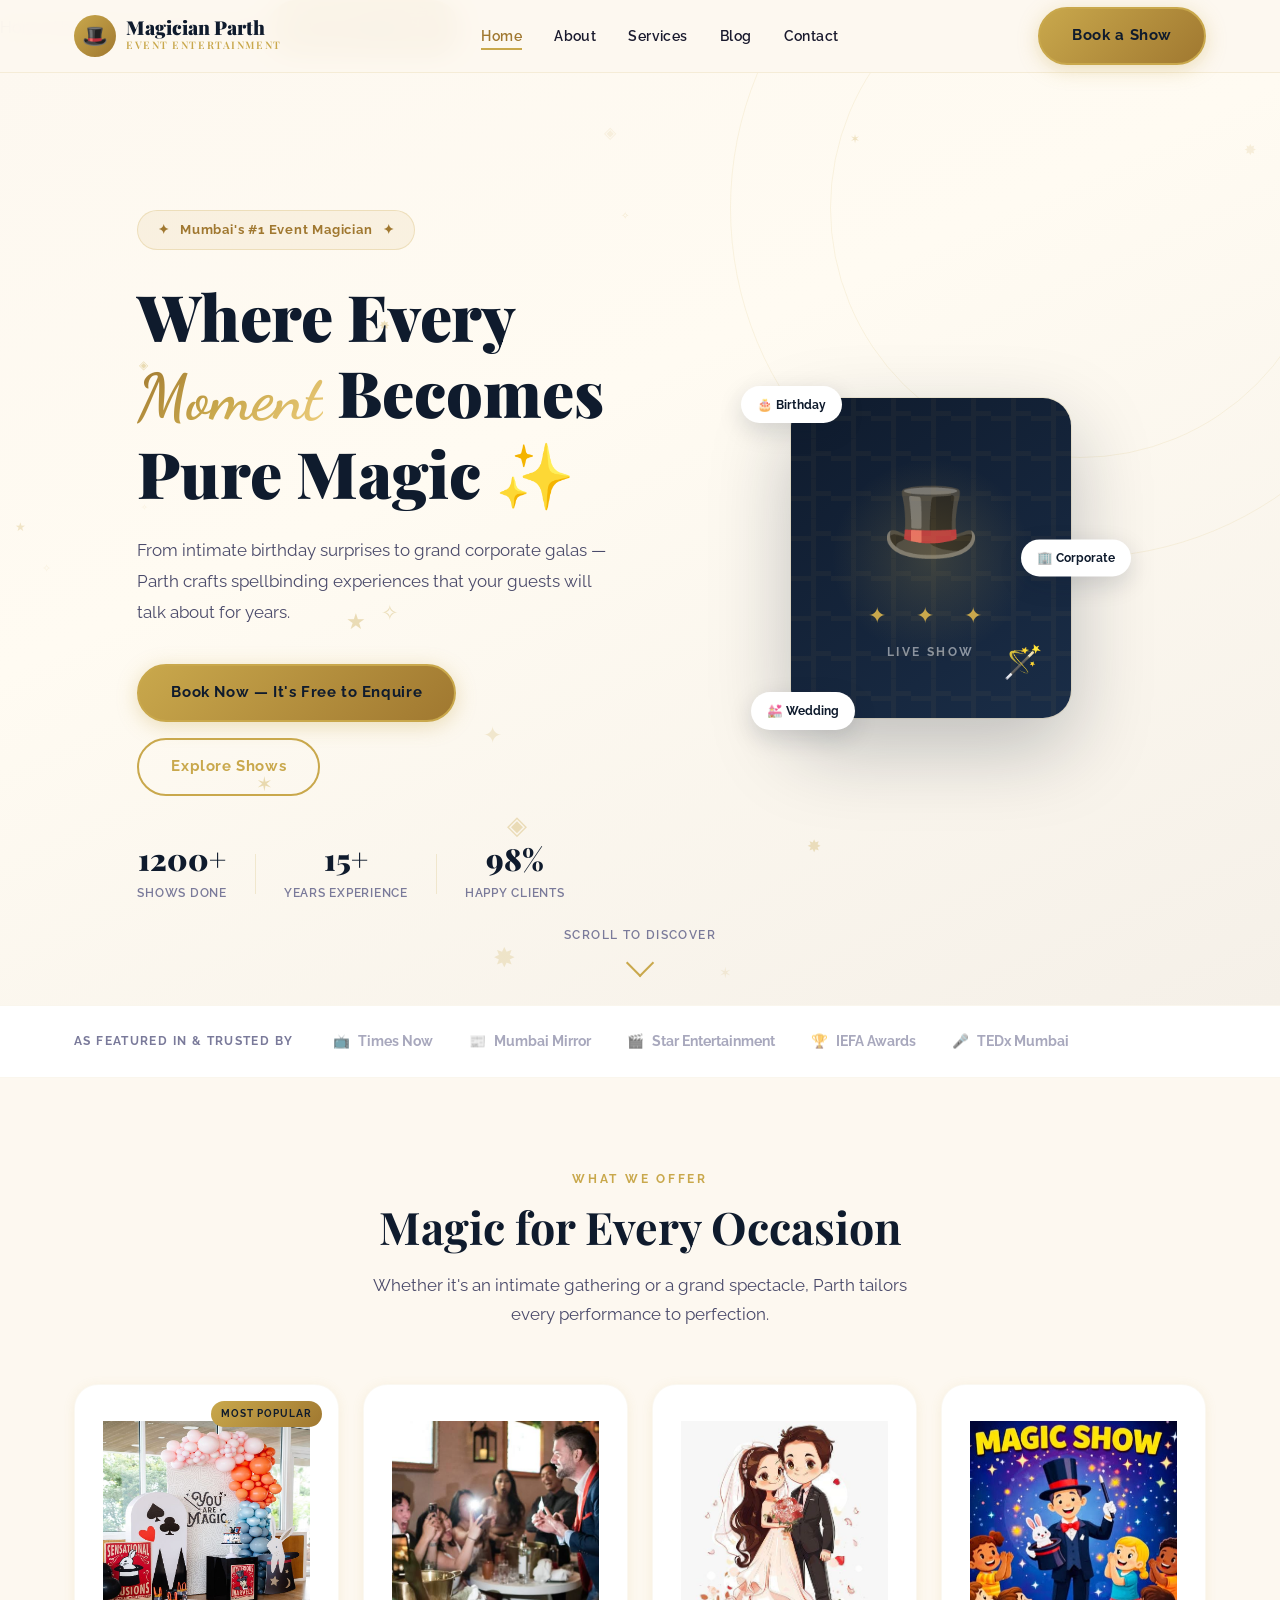
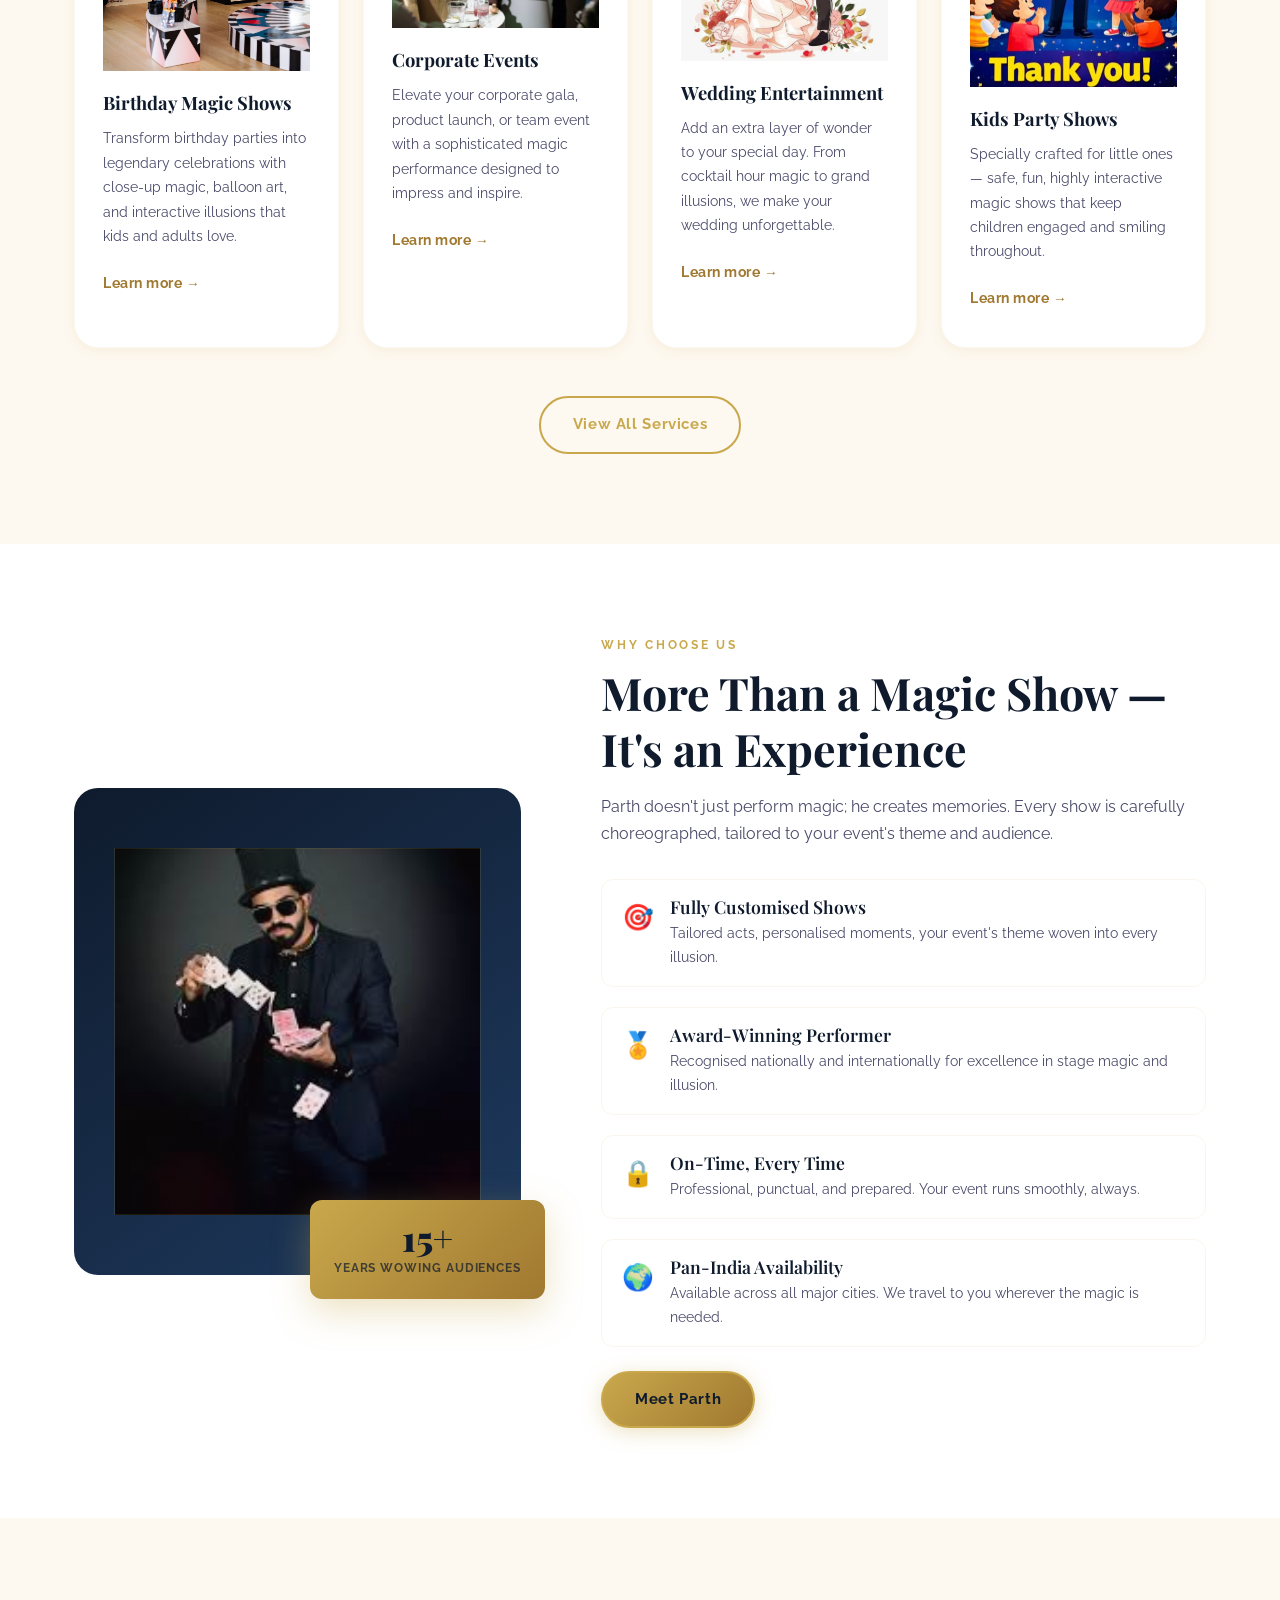
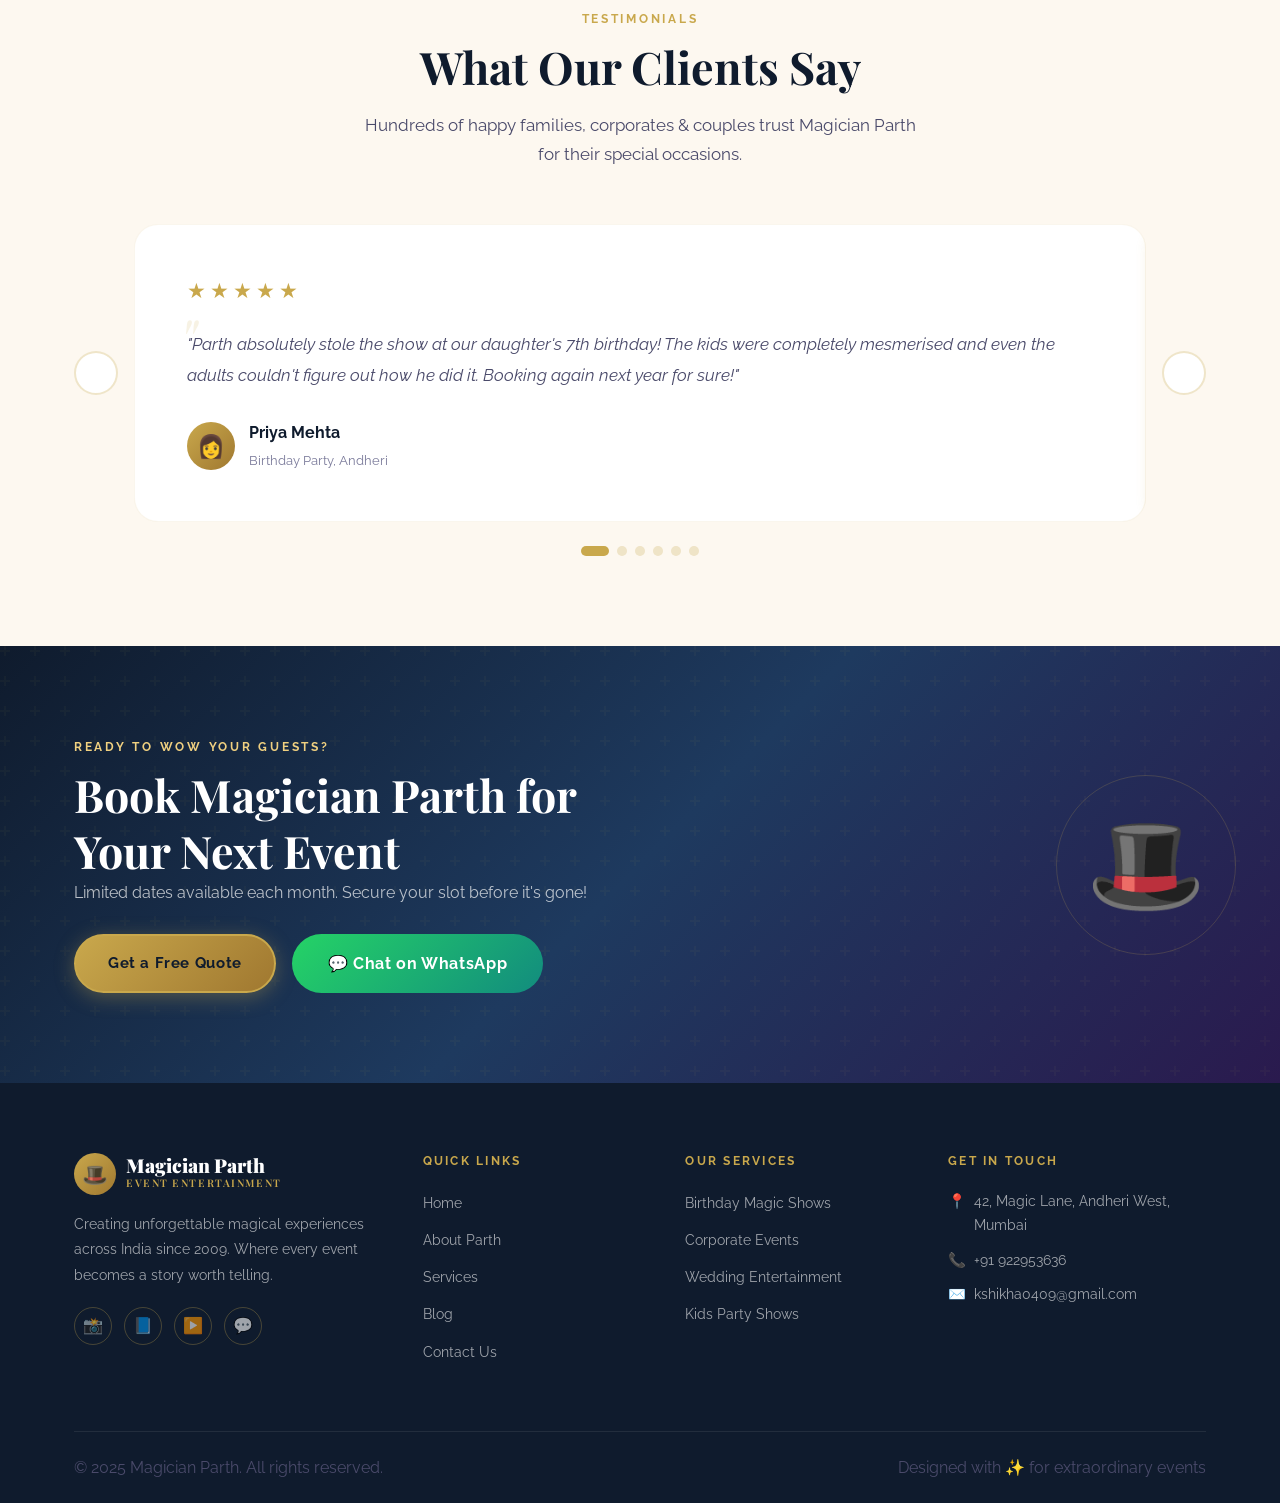
<file: index.html>
<!DOCTYPE html>
<html lang="en">
<head>
  <meta charset="UTF-8" />
  <meta name="viewport" content="width=device-width, initial-scale=1.0" />
  <title>Magician Parth – Event Entertainment Services | Mumbai</title>
  <meta name="description" content="Magician Parth brings world-class magic shows to your events. Birthday parties, corporate events, weddings & kids shows. Book now in Mumbai & across India." />
  <meta name="keywords" content="magician Mumbai, magic show birthday party, corporate event entertainment, wedding magician India, kids magic show" />
  <meta property="og:title" content="Magician Parth – Event Entertainment Services" />
  <meta property="og:description" content="Unforgettable magic experiences for every event." />
  <meta property="og:type" content="website" />
  <link rel="canonical" href="https://magicianparth.com/" />
  <link rel="stylesheet" href="style.css" />
  <link rel="stylesheet" href="home.css" />
</head>
<body>

<!-- ════ NAVIGATION ════ -->
<nav class="navbar" role="navigation" aria-label="Main navigation">
  <div class="nav-inner">
    <a href="index.html" class="nav-logo" aria-label="Magician Parth Home">
      <div class="logo-icon">🎩</div>
      <div class="logo-text">
        <span class="brand-name">Magician Parth</span>
        <span class="brand-tag">Event Entertainment</span>
      </div>
    </a>
    <ul class="nav-links" role="list">
      <li><a href="index.html" class="active">Home</a></li>
      <li><a href="about.html">About</a></li>
      <li><a href="services.html">Services</a></li>
      <li><a href="blog.html">Blog</a></li>
      <li><a href="contact.html">Contact</a></li>
    </ul>
    <div class="nav-cta">
      <a href="contact.html" class="btn btn-primary">Book a Show</a>
    </div>
    <button class="hamburger" aria-label="Toggle menu" aria-expanded="false">
      <span></span><span></span><span></span>
    </button>
  </div>
</nav>

<!-- Mobile Menu -->
<div class="mobile-menu" role="navigation" aria-label="Mobile navigation">
  <a href="index.html">Home</a>
  <a href="about.html">About</a>
  <a href="services.html">Services</a>
  <a href="blog.html">Blog</a>
  <a href="contact.html">Contact</a>
  <a href="contact.html" class="btn btn-primary">Book a Show ✨</a>
</div>

<!-- ════ HERO ════ -->
<section class="hero" aria-label="Hero banner">
  <div id="hero-particles" aria-hidden="true"></div>
  <div class="hero-bg-ring ring-1" aria-hidden="true"></div>
  <div class="hero-bg-ring ring-2" aria-hidden="true"></div>

  <div class="container hero-inner">
    <div class="hero-content">
      <div class="hero-badge fade-up">
        <span>✦</span>
        <span>Mumbai's #1 Event Magician</span>
        <span>✦</span>
      </div>
      <h1 class="hero-title fade-up">
        Where Every <br />
        <span class="script-font gold-text">Moment</span> Becomes<br />
        Pure Magic ✨
      </h1>
      <p class="hero-desc fade-up">
        From intimate birthday surprises to grand corporate galas — Parth crafts spellbinding
        experiences that your guests will talk about for years.
      </p>
      <div class="hero-actions fade-up">
        <a href="contact.html" class="btn btn-primary">Book Now — It's Free to Enquire</a>
        <a href="services.html" class="btn btn-outline">Explore Shows</a>
      </div>
      <div class="hero-stats fade-up">
        <div class="stat">
          <strong data-count="1200" data-suffix="+">1200+</strong>
          <span>Shows Done</span>
        </div>
        <div class="stat-divider"></div>
        <div class="stat">
          <strong data-count="15" data-suffix="+">15+</strong>
          <span>Years Experience</span>
        </div>
        <div class="stat-divider"></div>
        <div class="stat">
          <strong data-count="98" data-suffix="%">98%</strong>
          <span>Happy Clients</span>
        </div>
      </div>
    </div>
    <div class="hero-visual fade-up" aria-hidden="true">
      <div class="magic-card-outer">
        <div class="magic-card">
          <div class="magic-hat">🎩</div>
          <div class="magic-stars">✦ ✦ ✦</div>
          <p class="magic-label">Live Show</p>
          <div class="magic-wand">🪄</div>
          <div class="magic-glow"></div>
        </div>
        <div class="floating-badge badge-1">🎂 Birthday</div>
        <div class="floating-badge badge-2">🏢 Corporate</div>
        <div class="floating-badge badge-3">💒 Wedding</div>
      </div>
    </div>
  </div>

  <div class="hero-scroll-hint" aria-hidden="true">
    <span>Scroll to discover</span>
    <div class="scroll-arrow"></div>
  </div>
</section>

<!-- ════ TRUST STRIP ════ -->
<section class="trust-strip" aria-label="Media features">
  <div class="container">
    <p class="trust-label">As featured in & trusted by</p>
    <div class="trust-logos">
      <div class="trust-item">📺 <span>Times Now</span></div>
      <div class="trust-item">📰 <span>Mumbai Mirror</span></div>
      <div class="trust-item">🎬 <span>Star Entertainment</span></div>
      <div class="trust-item">🏆 <span>IEFA Awards</span></div>
      <div class="trust-item">🎤 <span>TEDx Mumbai</span></div>
    </div>
  </div>
</section>

<!-- ════ SERVICES HIGHLIGHT ════ -->
<section class="section services-section" aria-labelledby="services-heading">
  <div class="container">
    <div class="section-header text-center">
      <span class="section-label">What We Offer</span>
      <h2 class="section-title" id="services-heading">Magic for Every Occasion</h2>
      <p class="section-subtitle">Whether it's an intimate gathering or a grand spectacle, Parth tailors every performance to perfection.</p>
    </div>

    <div class="services-grid">
      <div class="service-card fade-up" tabindex="0">
        <div class="service-icon"><img src="birth.jpeg" alt="" height="250px" width="250px" ></div>
        <div class="service-body">
          <h3>Birthday Magic Shows</h3>
          <p>Transform birthday parties into legendary celebrations with close-up magic, balloon art, and interactive illusions that kids and adults love.</p>
          <a href="services.html" class="service-link">Learn more →</a>
        </div>
        <div class="service-tag">Most Popular</div>
      </div>

      <div class="service-card fade-up" tabindex="0">
        <div class="service-icon"><img src="cor.jpeg" alt="Corporate Events"></div>
        <div class="service-body">
          <h3>Corporate Events</h3>
          <p>Elevate your corporate gala, product launch, or team event with a sophisticated magic performance designed to impress and inspire.</p>
          <a href="services.html" class="service-link">Learn more →</a>
        </div>
      </div>

      <div class="service-card fade-up" tabindex="0">
        <div class="service-icon"><img src="img2.jpeg" alt="Wedding Entertainment"></div>
        <div class="service-body">
          <h3>Wedding Entertainment</h3>
          <p>Add an extra layer of wonder to your special day. From cocktail hour magic to grand illusions, we make your wedding unforgettable.</p>
          <a href="services.html" class="service-link">Learn more →</a>
        </div>
      </div>

      <div class="service-card fade-up" tabindex="0">
        <div class="service-icon"><img src="kido.jpeg" alt="Kids Party Shows"></div>
        <div class="service-body">
          <h3>Kids Party Shows</h3>
          <p>Specially crafted for little ones — safe, fun, highly interactive magic shows that keep children engaged and smiling throughout.</p>
          <a href="services.html" class="service-link">Learn more →</a>
        </div>
      </div>
    </div>

    <div class="text-center" style="margin-top:48px;">
      <a href="services.html" class="btn btn-outline">View All Services</a>
    </div>
  </div>
</section>

<!-- ════ WHY CHOOSE US ════ -->
<section class="section why-section" aria-labelledby="why-heading">
  <div class="container why-inner">
    <div class="why-image-col fade-up" aria-hidden="true">
      <div class="why-img-card">
        <div class="about-img"></div>
      </div>
      <div class="why-highlight-box">
        <div class="highlight-number">15+</div>
        <div class="highlight-label">Years Wowing Audiences</div>
      </div>
    </div>
    <div class="why-content fade-up">
      <span class="section-label">Why Choose Us</span>
      <h2 class="section-title" id="why-heading">More Than a Magic Show — It's an Experience</h2>
      <p>Parth doesn't just perform magic; he creates memories. Every show is carefully choreographed, tailored to your event's theme and audience.</p>

      <div class="why-features">
        <div class="why-feature">
          <div class="why-icon">🎯</div>
          <div>
            <h4>Fully Customised Shows</h4>
            <p>Tailored acts, personalised moments, your event's theme woven into every illusion.</p>
          </div>
        </div>
        <div class="why-feature">
          <div class="why-icon">🏅</div>
          <div>
            <h4>Award-Winning Performer</h4>
            <p>Recognised nationally and internationally for excellence in stage magic and illusion.</p>
          </div>
        </div>
        <div class="why-feature">
          <div class="why-icon">🔒</div>
          <div>
            <h4>On-Time, Every Time</h4>
            <p>Professional, punctual, and prepared. Your event runs smoothly, always.</p>
          </div>
        </div>
        <div class="why-feature">
          <div class="why-icon">🌍</div>
          <div>
            <h4>Pan-India Availability</h4>
            <p>Available across all major cities. We travel to you wherever the magic is needed.</p>
          </div>
        </div>
      </div>

      <a href="about.html" class="btn btn-primary" style="margin-top:24px;">Meet Parth</a>
    </div>
  </div>
</section>

<!-- ════ TESTIMONIALS ════ -->
<section class="section testimonials-section" aria-labelledby="test-heading">
  <div class="container">
    <div class="section-header text-center">
      <span class="section-label">Testimonials</span>
      <h2 class="section-title" id="test-heading">What Our Clients Say</h2>
      <p class="section-subtitle">Hundreds of happy families, corporates & couples trust Magician Parth for their special occasions.</p>
    </div>

    <div class="testimonials-wrapper">
      <button class="slider-prev slider-btn" aria-label="Previous testimonial"></button>
      <div class="testimonials-overflow">
        <div class="testimonials-track">
          <div class="testimonial-card">
            <div class="stars" aria-label="5 stars">★★★★★</div>
            <blockquote>"Parth absolutely stole the show at our daughter's 7th birthday! The kids were completely mesmerised and even the adults couldn't figure out how he did it. Booking again next year for sure!"</blockquote>
            <div class="testimonial-author">
              <div class="author-avatar">👩</div>
              <div>
                <strong>Priya Mehta</strong>
                <span>Birthday Party, Andheri</span>
              </div>
            </div>
          </div>

          <div class="testimonial-card">
            <div class="stars" aria-label="5 stars">★★★★★</div>
            <blockquote>"We hired Parth for our annual corporate dinner and it was a huge hit. Professional, punctual and absolutely brilliant. Our 300 guests were talking about the performance for weeks!"</blockquote>
            <div class="testimonial-author">
              <div class="author-avatar">👨</div>
              <div>
                <strong>Rajesh Kapoor</strong>
                <span>Head of HR, TechNova Solutions</span>
              </div>
            </div>
          </div>

          <div class="testimonial-card">
            <div class="stars" aria-label="5 stars">★★★★★</div>
            <blockquote>"Our wedding reception was made magical in every sense! Parth performed during the cocktail hour and the reaction from guests was priceless. Truly recommend him for weddings."</blockquote>
            <div class="testimonial-author">
              <div class="author-avatar">👰</div>
              <div>
                <strong>Ananya & Rohan Desai</strong>
                <span>Wedding, Taj Hotel Pune</span>
              </div>
            </div>
          </div>

          <div class="testimonial-card">
            <div class="stars" aria-label="5 stars">★★★★★</div>
            <blockquote>"Parth absolutely stole the show at our daughter's 7th birthday! The kids were completely mesmerised and even the adults couldn't figure out how he did it. Booking again next year for sure!"</blockquote>
            <div class="testimonial-author">
              <div class="author-avatar">👩</div>
              <div>
                <strong>Priya Mehta</strong>
                <span>Birthday Party, Andheri</span>
              </div>
            </div>
          </div>
          <div class="testimonial-card">
            <div class="stars" aria-label="5 stars">★★★★★</div>
            <blockquote>"We hired Parth for our annual corporate dinner and it was a huge hit. Professional, punctual and absolutely brilliant. Our 300 guests were talking about the performance for weeks!"</blockquote>
            <div class="testimonial-author">
              <div class="author-avatar">👨</div>
              <div>
                <strong>Rajesh Kapoor</strong>
                <span>Head of HR, TechNova Solutions</span>
              </div>
            </div>
          </div>

          <div class="testimonial-card">
            <div class="stars" aria-label="5 stars">★★★★★</div>
            <blockquote>"Our wedding reception was made magical in every sense! Parth performed during the cocktail hour and the reaction from guests was priceless. Truly recommend him for weddings."</blockquote>
            <div class="testimonial-author">
              <div class="author-avatar">👰</div>
              <div>
                <strong>Ananya & Rohan Desai</strong>
                <span>Wedding, Taj Hotel Pune</span>
              </div>
            </div>
          </div>
        </div>
      </div>
      <button class="slider-next slider-btn" aria-label="Next testimonial"></button>
    </div>

    <div class="slider-dots" role="tablist" aria-label="Testimonial slides">
      <button class="slider-dot active" role="tab" aria-label="Testimonial 1"></button>
      <button class="slider-dot" role="tab" aria-label="Testimonial 2"></button>
      <button class="slider-dot" role="tab" aria-label="Testimonial 3"></button>
      <button class="slider-dot" role="tab" aria-label="Testimonial 4"></button>
      <button class="slider-dot" role="tab" aria-label="Testimonial 5"></button>
      <button class="slider-dot" role="tab" aria-label="Testimonial 6"></button>
    </div>
  </div>
</section>

<!-- ════ CONTACT CTA ════ -->
<section class="cta-section" aria-labelledby="cta-heading">
  <div class="container cta-inner">
    <div class="cta-content fade-up">
      <span class="section-label" style="color:var(--gold-light)">Ready to Wow Your Guests?</span>
      <h2 id="cta-heading" style="color:var(--white)">Book Magician Parth for<br/> Your Next Event</h2>
      <p style="color:rgba(255,255,255,0.7)">Limited dates available each month. Secure your slot before it's gone!</p>
      <div style="display:flex; gap:16px; flex-wrap:wrap; margin-top:28px;">
        <a href="contact.html" class="btn btn-primary">Get a Free Quote</a>
        <a href="https://wa.me/919229253636?text=Hi%20Shikha!%20I'd%20like%20to%20book%20a%20magic%20show%20for%20my%20event." target="_blank" rel="noopener noreferrer" class="btn btn-whatsapp whatsapp-btn" class="btn btn-white">💬 Chat on WhatsApp</a>
      </div>
    </div>
    <div class="cta-deco" aria-hidden="true">
      <div class="cta-ring"></div>
      <span class="cta-emoji">🎩</span>
    </div>
  </div>
</section>

<!-- ════ FOOTER ════ -->
<footer class="footer">
  <div class="container">
    <div class="footer-grid">
      <div class="footer-brand">
        <a href="index.html" class="nav-logo">
          <div class="logo-icon">🎩</div>
          <div class="logo-text">
            <span class="brand-name" style="color:white">Magician Parth</span>
            <span class="brand-tag">Event Entertainment</span>
          </div>
        </a>
        <p>Creating unforgettable magical experiences across India since 2009. Where every event becomes a story worth telling.</p>
        <div class="social-links">
          <a href="#" aria-label="Instagram">📸</a>
          <a href="#" aria-label="Facebook">📘</a>
          <a href="#" aria-label="YouTube">▶️</a>
          <a href="#" aria-label="WhatsApp">💬</a>
        </div>
      </div>
      <div>
        <h4>Quick Links</h4>
        <ul>
          <li><a href="index.html">Home</a></li>
          <li><a href="about.html">About Parth</a></li>
          <li><a href="services.html">Services</a></li>
          <li><a href="blog.html">Blog</a></li>
          <li><a href="contact.html">Contact Us</a></li>
        </ul>
      </div>
      <div>
        <h4>Our Services</h4>
        <ul>
          <li><a href="services.html">Birthday Magic Shows</a></li>
          <li><a href="services.html">Corporate Events</a></li>
          <li><a href="services.html">Wedding Entertainment</a></li>
          <li><a href="services.html">Kids Party Shows</a></li>
        </ul>
      </div>
      <div class="footer-contact">
        <h4>Get In Touch</h4>
        <p><span>📍</span> 42, Magic Lane, Andheri West, Mumbai</p>
        <p><span>📞</span> <a href="tel:+919229253636" style="color:inherit">+91 922953636</a></p>
        <p><span>✉️</span> <a href="mailto:kshikha0949@gmail.com" style="color:inherit">kshikha0409@gmail.com</a></p>
      </div>
    </div>
    <div class="footer-bottom">
      <p>© 2025 Magician Parth. All rights reserved.</p>
      <p>Designed with ✨ for extraordinary events</p>
    </div>
  </div>
</footer>

<button class="scroll-top" aria-label="Scroll to top">↑</button>

<script src="main.js"></script>
</body>
</html>
</file>
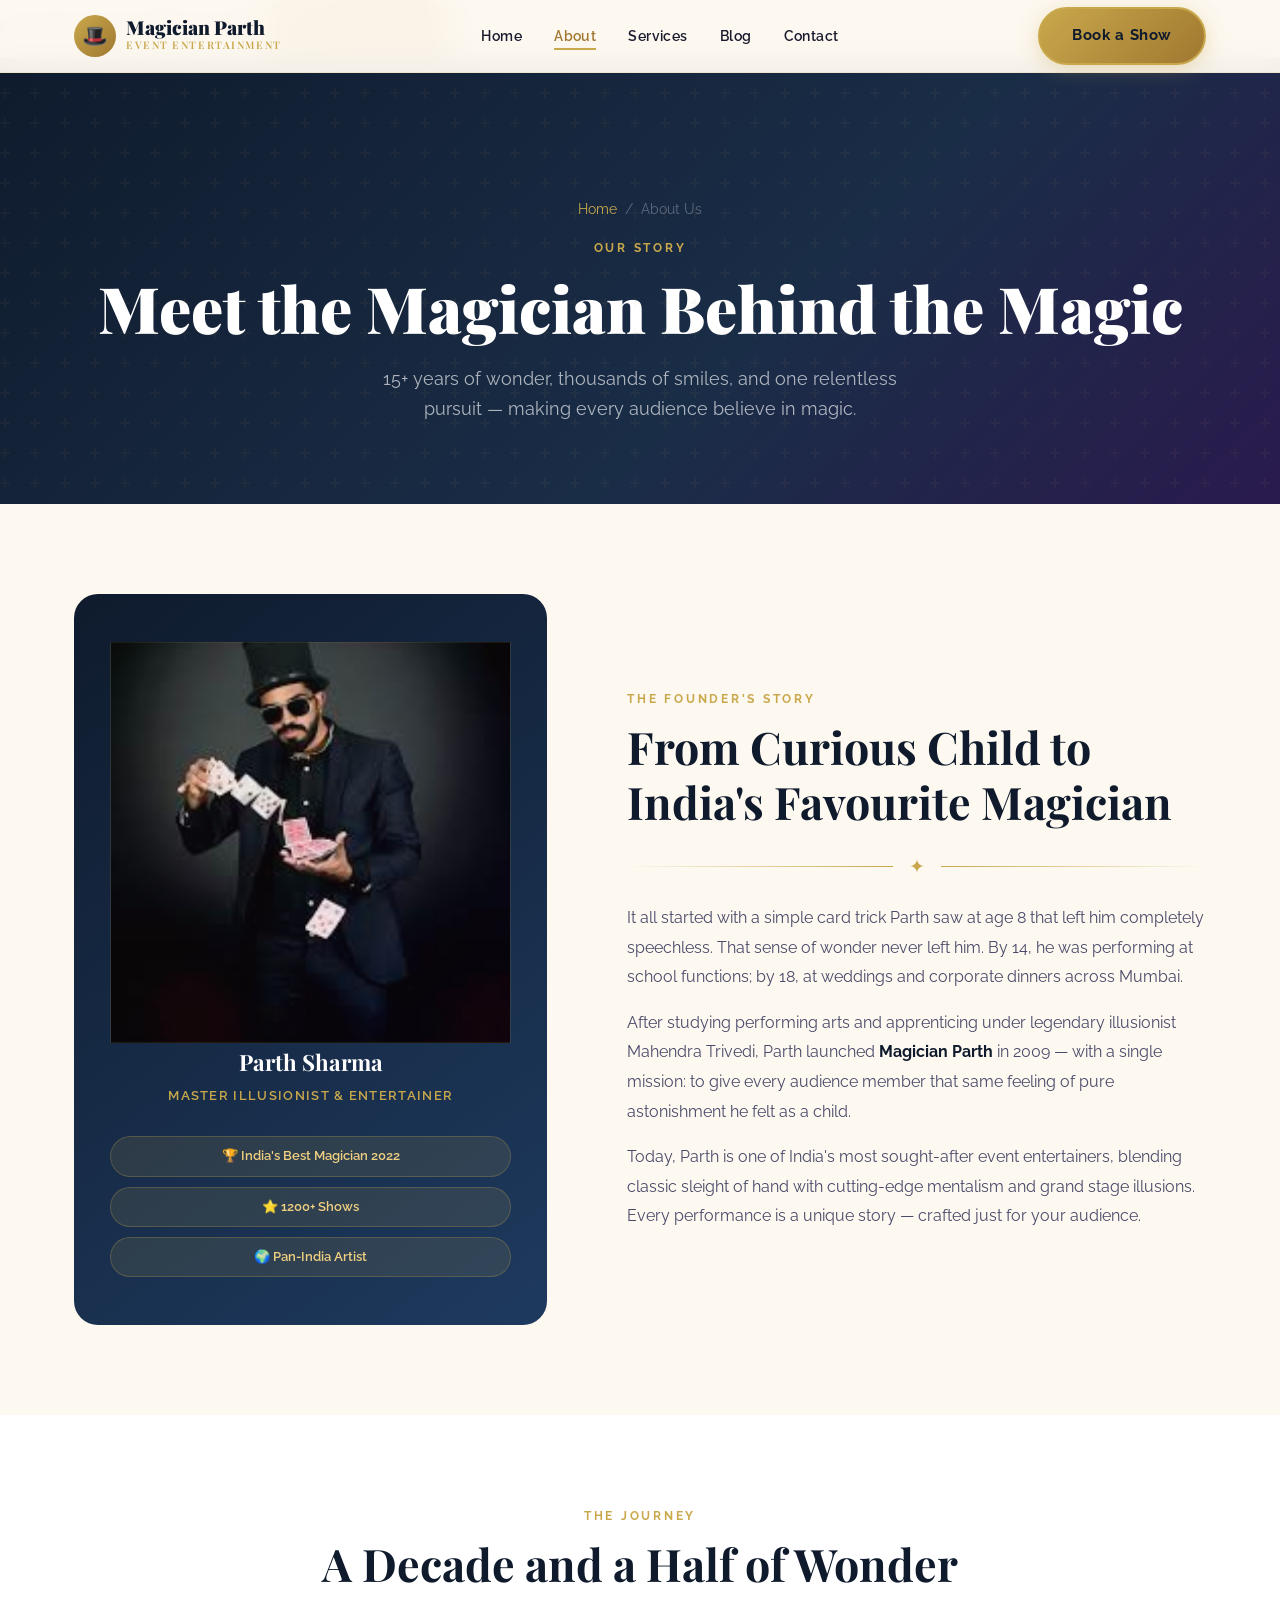
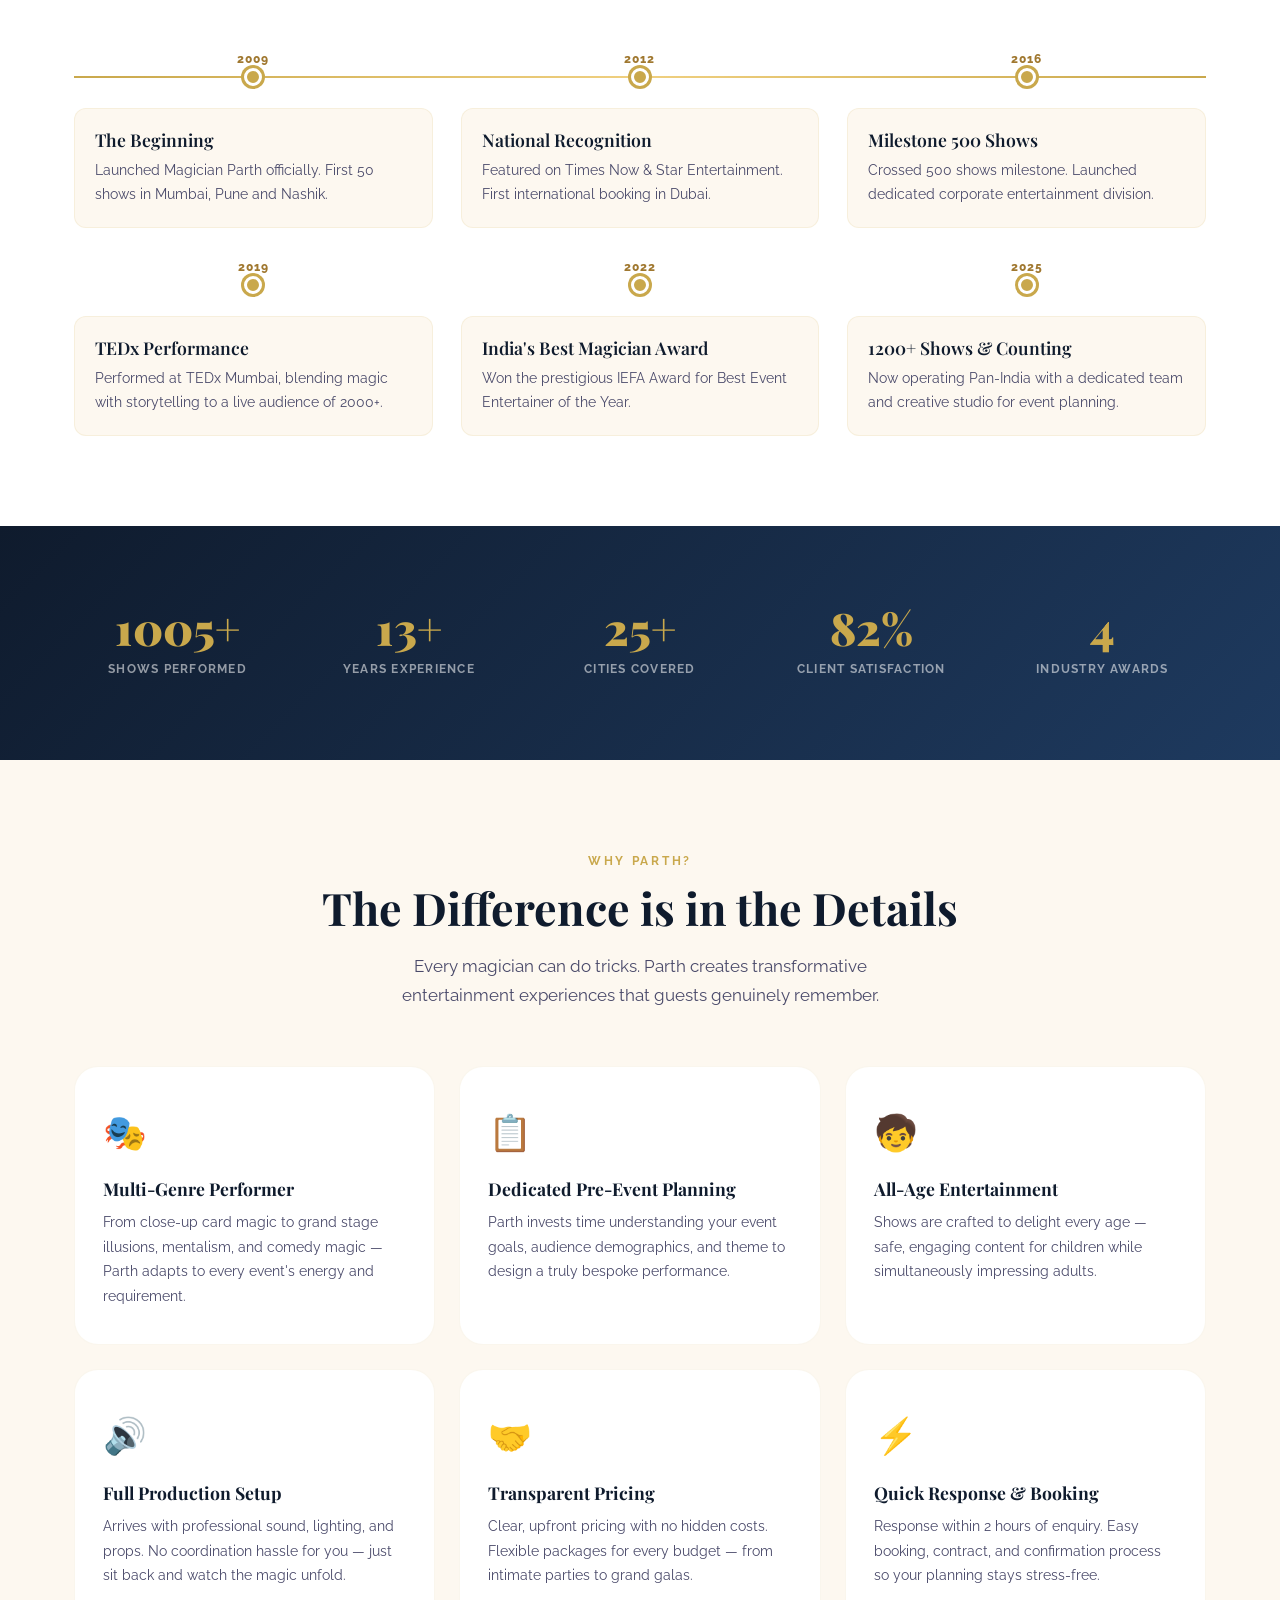
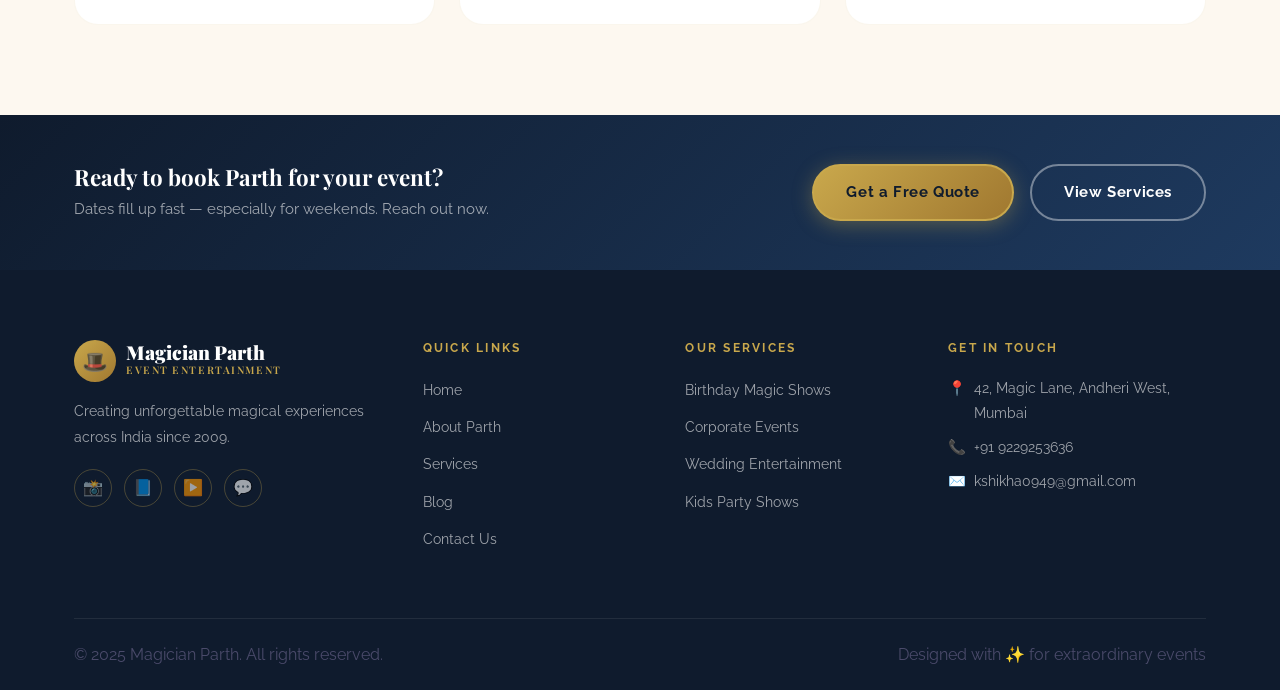
<file: about.html>
<!DOCTYPE html>
<html lang="en">
<head>
  <meta charset="UTF-8" />
  <meta name="viewport" content="width=device-width, initial-scale=1.0" />
  <title>About Magician Parth – Our Story & Experience</title>
  <meta name="description" content="Learn about Magician Parth – 15+ years of professional magic, his journey, achievements, and why he's India's most trusted event entertainer." />
  <link rel="canonical" href="https://magicianparth.com/about.html" />
  <link rel="stylesheet" href="style.css" />
  <link rel="stylesheet" href="about.css" />
</head>
<body>

<nav class="navbar">
  <div class="nav-inner">
    <a href="index.html" class="nav-logo">
      <div class="logo-icon">🎩</div>
      <div class="logo-text">
        <span class="brand-name">Magician Parth</span>
        <span class="brand-tag">Event Entertainment</span>
      </div>
    </a>
    <ul class="nav-links">
      <li><a href="index.html">Home</a></li>
      <li><a href="about.html" class="active">About</a></li>
      <li><a href="services.html">Services</a></li>
      <li><a href="blog.html">Blog</a></li>
      <li><a href="contact.html">Contact</a></li>
    </ul>
    <div class="nav-cta"><a href="contact.html" class="btn btn-primary">Book a Show</a></div>
    <button class="hamburger" aria-label="Toggle menu"><span></span><span></span><span></span></button>
  </div>
</nav>
<div class="mobile-menu">
  <a href="index.html">Home</a><a href="about.html">About</a>
  <a href="services.html">Services</a><a href="blog.html">Blog</a>
  <a href="contact.html">Contact</a>
  <a href="contact.html" class="btn btn-primary">Book a Show ✨</a>
</div>

<!-- Page Hero -->
<section class="page-hero">
  <div class="container">
    <div class="breadcrumb"><a href="index.html">Home</a><span>/</span><span>About Us</span></div>
    <span class="section-label">Our Story</span>
    <h1>Meet the Magician Behind the Magic</h1>
    <p>15+ years of wonder, thousands of smiles, and one relentless pursuit — making every audience believe in magic.</p>
  </div>
</section>

<!-- ── Founder Story ── -->
<section class="section story-section">
  <div class="container story-inner">
    <div class="story-image fade-up">
      <div class="founder-card">
        <div class="about-img"></div>
        <div class="founder-info">
          <strong>Parth Sharma</strong>
          <span>Master Illusionist & Entertainer</span>
        </div>
        <div class="founder-awards">
          <div class="award-chip">🏆 India's Best Magician 2022</div>
          <div class="award-chip">⭐ 1200+ Shows</div>
          <div class="award-chip">🌍 Pan-India Artist</div>
        </div>
      </div>
    </div>
    <div class="story-content fade-up">
      <span class="section-label">The Founder's Story</span>
      <h2 class="section-title">From Curious Child to India's Favourite Magician</h2>
      <div class="gold-divider"><span>✦</span></div>
      <p>It all started with a simple card trick Parth saw at age 8 that left him completely speechless. That sense of wonder never left him. By 14, he was performing at school functions; by 18, at weddings and corporate dinners across Mumbai.</p>
      <p style="margin-top:16px;">After studying performing arts and apprenticing under legendary illusionist Mahendra Trivedi, Parth launched <strong>Magician Parth</strong> in 2009 — with a single mission: to give every audience member that same feeling of pure astonishment he felt as a child.</p>
      <p style="margin-top:16px;">Today, Parth is one of India's most sought-after event entertainers, blending classic sleight of hand with cutting-edge mentalism and grand stage illusions. Every performance is a unique story — crafted just for your audience.</p>
    </div>
  </div>
</section>

<!-- ── Experience & Milestones ── -->
<section class="section milestones-section">
  <div class="container">
    <div class="section-header text-center">
      <span class="section-label">The Journey</span>
      <h2 class="section-title">A Decade and a Half of Wonder</h2>
    </div>
    <div class="timeline">
      <div class="timeline-item fade-up">
        <div class="timeline-year">2009</div>
        <div class="timeline-content">
          <h4>The Beginning</h4>
          <p>Launched Magician Parth officially. First 50 shows in Mumbai, Pune and Nashik.</p>
        </div>
      </div>
      <div class="timeline-item fade-up">
        <div class="timeline-year">2012</div>
        <div class="timeline-content">
          <h4>National Recognition</h4>
          <p>Featured on Times Now & Star Entertainment. First international booking in Dubai.</p>
        </div>
      </div>
      <div class="timeline-item fade-up">
        <div class="timeline-year">2016</div>
        <div class="timeline-content">
          <h4>Milestone 500 Shows</h4>
          <p>Crossed 500 shows milestone. Launched dedicated corporate entertainment division.</p>
        </div>
      </div>
      <div class="timeline-item fade-up">
        <div class="timeline-year">2019</div>
        <div class="timeline-content">
          <h4>TEDx Performance</h4>
          <p>Performed at TEDx Mumbai, blending magic with storytelling to a live audience of 2000+.</p>
        </div>
      </div>
      <div class="timeline-item fade-up">
        <div class="timeline-year">2022</div>
        <div class="timeline-content">
          <h4>India's Best Magician Award</h4>
          <p>Won the prestigious IEFA Award for Best Event Entertainer of the Year.</p>
        </div>
      </div>
      <div class="timeline-item fade-up">
        <div class="timeline-year">2025</div>
        <div class="timeline-content">
          <h4>1200+ Shows & Counting</h4>
          <p>Now operating Pan-India with a dedicated team and creative studio for event planning.</p>
        </div>
      </div>
    </div>
  </div>
</section>

<!-- ── Stats Row ── -->
<section class="stats-row">
  <div class="container stats-grid">
    <div class="stat-block fade-up">
      <div class="stat-number" data-count="1200" data-suffix="+">1200+</div>
      <div class="stat-label">Shows Performed</div>
    </div>
    <div class="stat-block fade-up">
      <div class="stat-number" data-count="15" data-suffix="+">15+</div>
      <div class="stat-label">Years Experience</div>
    </div>
    <div class="stat-block fade-up">
      <div class="stat-number" data-count="30" data-suffix="+">30+</div>
      <div class="stat-label">Cities Covered</div>
    </div>
    <div class="stat-block fade-up">
      <div class="stat-number" data-count="98" data-suffix="%">98%</div>
      <div class="stat-label">Client Satisfaction</div>
    </div>
    <div class="stat-block fade-up">
      <div class="stat-number" data-count="5" data-suffix="">5</div>
      <div class="stat-label">Industry Awards</div>
    </div>
  </div>
</section>

<!-- ── Why Choose Us ── -->
<section class="section choose-section">
  <div class="container">
    <div class="section-header text-center">
      <span class="section-label">Why Parth?</span>
      <h2 class="section-title">The Difference is in the Details</h2>
      <p class="section-subtitle">Every magician can do tricks. Parth creates transformative entertainment experiences that guests genuinely remember.</p>
    </div>
    <div class="choose-grid">
      <div class="choose-card fade-up">
        <div class="choose-icon">🎭</div>
        <h3>Multi-Genre Performer</h3>
        <p>From close-up card magic to grand stage illusions, mentalism, and comedy magic — Parth adapts to every event's energy and requirement.</p>
      </div>
      <div class="choose-card fade-up">
        <div class="choose-icon">📋</div>
        <h3>Dedicated Pre-Event Planning</h3>
        <p>Parth invests time understanding your event goals, audience demographics, and theme to design a truly bespoke performance.</p>
      </div>
      <div class="choose-card fade-up">
        <div class="choose-icon">🧒</div>
        <h3>All-Age Entertainment</h3>
        <p>Shows are crafted to delight every age — safe, engaging content for children while simultaneously impressing adults.</p>
      </div>
      <div class="choose-card fade-up">
        <div class="choose-icon">🔊</div>
        <h3>Full Production Setup</h3>
        <p>Arrives with professional sound, lighting, and props. No coordination hassle for you — just sit back and watch the magic unfold.</p>
      </div>
      <div class="choose-card fade-up">
        <div class="choose-icon">🤝</div>
        <h3>Transparent Pricing</h3>
        <p>Clear, upfront pricing with no hidden costs. Flexible packages for every budget — from intimate parties to grand galas.</p>
      </div>
      <div class="choose-card fade-up">
        <div class="choose-icon">⚡</div>
        <h3>Quick Response & Booking</h3>
        <p>Response within 2 hours of enquiry. Easy booking, contract, and confirmation process so your planning stays stress-free.</p>
      </div>
    </div>
  </div>
</section>

<!-- CTA Strip -->
<section class="cta-strip">
  <div class="container cta-strip-inner">
    <div>
      <h3>Ready to book Parth for your event?</h3>
      <p>Dates fill up fast — especially for weekends. Reach out now.</p>
    </div>
    <div style="display:flex; gap:16px; flex-shrink:0; flex-wrap:wrap;">
      <a href="contact.html" class="btn btn-primary">Get a Free Quote</a>
      <a href="services.html" class="btn btn-outline" style="color:var(--white); border-color:rgba(255,255,255,0.4);">View Services</a>
    </div>
  </div>
</section>

<!-- Footer -->
<footer class="footer">
  <div class="container">
    <div class="footer-grid">
      <div class="footer-brand">
        <a href="index.html" class="nav-logo">
          <div class="logo-icon">🎩</div>
          <div class="logo-text">
            <span class="brand-name" style="color:white">Magician Parth</span>
            <span class="brand-tag">Event Entertainment</span>
          </div>
        </a>
        <p>Creating unforgettable magical experiences across India since 2009.</p>
        <div class="social-links">
          <a href="#" aria-label="Instagram">📸</a>
          <a href="#" aria-label="Facebook">📘</a>
          <a href="#" aria-label="YouTube">▶️</a>
          <a href="#" aria-label="WhatsApp">💬</a>
        </div>
      </div>
      <div>
        <h4>Quick Links</h4>
        <ul>
          <li><a href="index.html">Home</a></li>
          <li><a href="about.html">About Parth</a></li>
          <li><a href="services.html">Services</a></li>
          <li><a href="blog.html">Blog</a></li>
          <li><a href="contact.html">Contact Us</a></li>
        </ul>
      </div>
      <div>
        <h4>Our Services</h4>
        <ul>
          <li><a href="services.html">Birthday Magic Shows</a></li>
          <li><a href="services.html">Corporate Events</a></li>
          <li><a href="services.html">Wedding Entertainment</a></li>
          <li><a href="services.html">Kids Party Shows</a></li>
        </ul>
      </div>
      <div class="footer-contact">
        <h4>Get In Touch</h4>
        <p><span>📍</span> 42, Magic Lane, Andheri West, Mumbai</p>
        <p><span>📞</span> <a href="tel:+919229253636" style="color:inherit">+91 9229253636</a></p>
        <p><span>✉️</span> <a href="mailto:kshikha0949@gmail.com" style="color:inherit">kshikha0949@gmail.com</a></p>
      </div>
    </div>
    <div class="footer-bottom">
      <p>© 2025 Magician Parth. All rights reserved.</p>
      <p>Designed with ✨ for extraordinary events</p>
    </div>
  </div>
</footer>
<button class="scroll-top" aria-label="Scroll to top">↑</button>
<script src="main.js"></script>
</body>
</html>
</file>
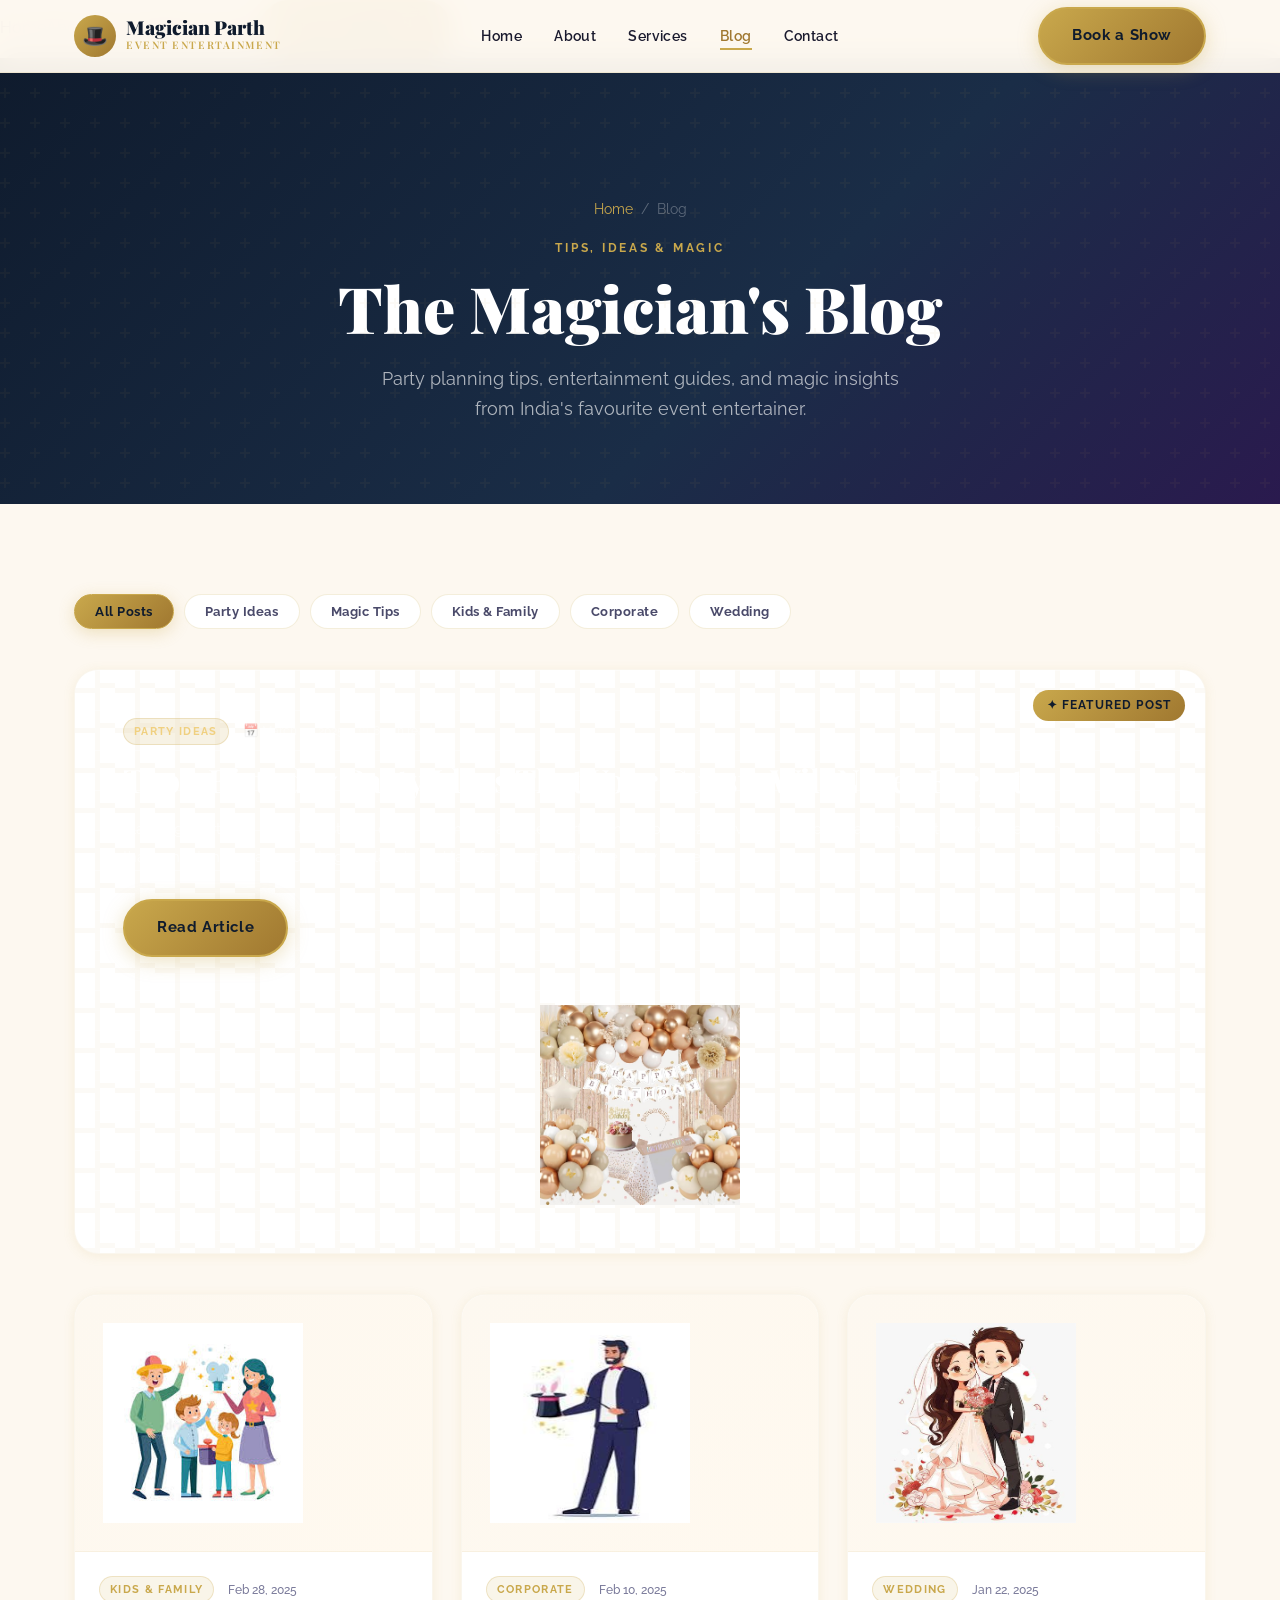
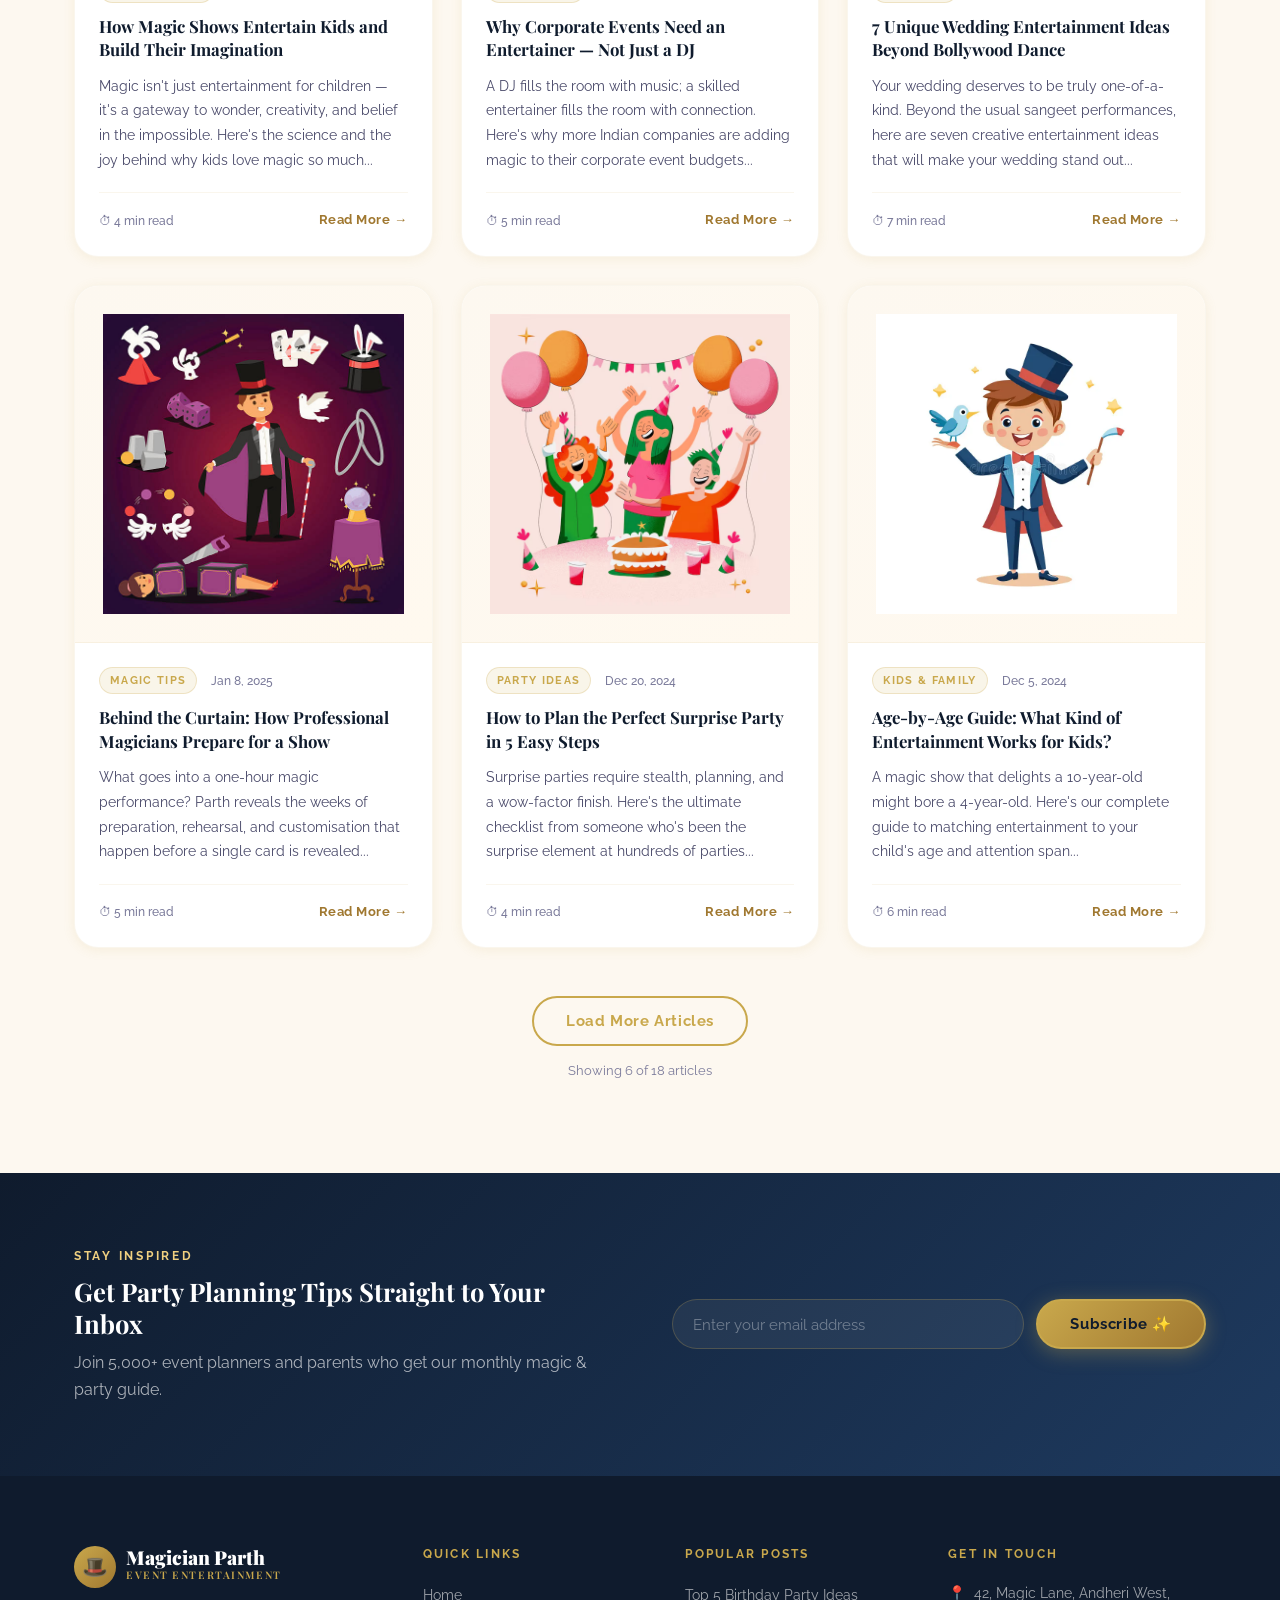
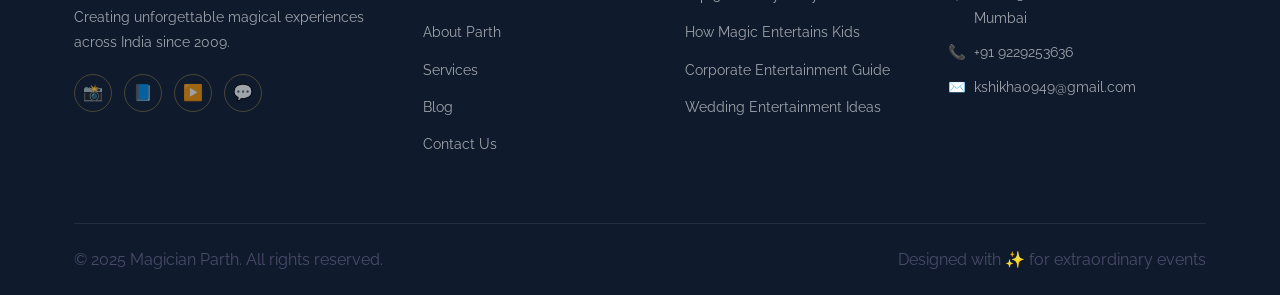
<file: blog.html>
<!DOCTYPE html>
<html lang="en">
<head>
  <meta charset="UTF-8" />
  <meta name="viewport" content="width=device-width, initial-scale=1.0" />
  <title>Blog – Magician Parth | Party Ideas, Magic Tips & Entertainment Guides</title>
  <meta name="description" content="Read our blog for party planning tips, magic show guides, kids entertainment ideas, and insider advice from Magician Parth." />
  <link rel="canonical" href="https://magicianparth.com/blog.html" />
  <link rel="stylesheet" href="style.css" />
  <link rel="stylesheet" href="blog.css" />
</head>
<body>

<nav class="navbar">
  <div class="nav-inner">
    <a href="index.html" class="nav-logo">
      <div class="logo-icon">🎩</div>
      <div class="logo-text">
        <span class="brand-name">Magician Parth</span>
        <span class="brand-tag">Event Entertainment</span>
      </div>
    </a>
    <ul class="nav-links">
      <li><a href="index.html">Home</a></li>
      <li><a href="about.html">About</a></li>
      <li><a href="services.html">Services</a></li>
      <li><a href="blog.html" class="active">Blog</a></li>
      <li><a href="contact.html">Contact</a></li>
    </ul>
    <div class="nav-cta"><a href="contact.html" class="btn btn-primary">Book a Show</a></div>
    <button class="hamburger" aria-label="Toggle menu"><span></span><span></span><span></span></button>
  </div>
</nav>
<div class="mobile-menu">
  <a href="index.html">Home</a><a href="about.html">About</a>
  <a href="services.html">Services</a><a href="blog.html">Blog</a>
  <a href="contact.html">Contact</a>
  <a href="contact.html" class="btn btn-primary">Book a Show ✨</a>
</div>

<section class="page-hero">
  <div class="container">
    <div class="breadcrumb"><a href="index.html">Home</a><span>/</span><span>Blog</span></div>
    <span class="section-label">Tips, Ideas & Magic</span>
    <h1>The Magician's Blog</h1>
    <p>Party planning tips, entertainment guides, and magic insights from India's favourite event entertainer.</p>
  </div>
</section>

<!-- ── Blog Filters & Listing ── -->
<section class="section">
  <div class="container">

    <!-- Filter Bar -->
    <div class="filter-bar fade-up">
      <button class="filter-btn active" data-filter="all">All Posts</button>
      <button class="filter-btn" data-filter="party">Party Ideas</button>
      <button class="filter-btn" data-filter="magic">Magic Tips</button>
      <button class="filter-btn" data-filter="kids">Kids & Family</button>
      <button class="filter-btn" data-filter="corporate">Corporate</button>
      <button class="filter-btn" data-filter="wedding">Wedding</button>
    </div>

    <!-- Featured Blog -->
    <article class="blog-card featured-blog fade-up" data-category="party">
      <div class="featured-badge">✦ Featured Post</div>
      <div class="featured-content">
        <div class="blog-meta">
          <span class="blog-cat">Party Ideas</span>
          <span class="blog-date">📅 March 15, 2025</span>
          <span class="blog-read">⏱ 6 min read</span>
        </div>
        <h2 class="featured-title">Top 5 Birthday Party Ideas That Your Guests Will Never Forget</h2>
        <p class="featured-excerpt">Planning a birthday party that stands out is no small feat. After performing at over 1,200 events, Magician Parth shares the five entertainment ideas that consistently make guests gasp, laugh, and talk for months after the party is over...</p>
        <a href="#blog-detail-1" class="btn btn-primary">Read Article</a>
      </div>
      <div class="featured-icon-wrap">
        <div class="featured-icon"><img src="party.jpg" alt="party" height="200px" width="200px"></div>
      </div>
    </article>

    <!-- Blog Grid -->
    <div class="blogs-grid">

      <article class="blog-card fade-up" data-category="kids">
        <div class="blog-card-icon"><img src="magic party.jpg" alt="Kids & Family" height="200px" width="200px"></div>
        <div class="blog-card-body">
          <div class="blog-meta">
            <span class="blog-cat">Kids & Family</span>
            <span class="blog-date">Feb 28, 2025</span>
          </div>
          <h3>How Magic Shows Entertain Kids and Build Their Imagination</h3>
          <p>Magic isn't just entertainment for children — it's a gateway to wonder, creativity, and belief in the impossible. Here's the science and the joy behind why kids love magic so much...</p>
          <div class="blog-footer">
            <span class="blog-read">⏱ 4 min read</span>
            <a href="#" class="blog-link">Read More →</a>
          </div>
        </div>
      </article>

      <article class="blog-card fade-up" data-category="corporate">
        <div class="blog-card-icon"><img src="magic corp.jpg" alt="Corporate" height="200px" width="200px"></div>
        <div class="blog-card-body">
          <div class="blog-meta">
            <span class="blog-cat">Corporate</span>
            <span class="blog-date">Feb 10, 2025</span>
          </div>
          <h3>Why Corporate Events Need an Entertainer — Not Just a DJ</h3>
          <p>A DJ fills the room with music; a skilled entertainer fills the room with connection. Here's why more Indian companies are adding magic to their corporate event budgets...</p>
          <div class="blog-footer">
            <span class="blog-read">⏱ 5 min read</span>
            <a href="#" class="blog-link">Read More →</a>
          </div>
        </div>
      </article>

      <article class="blog-card fade-up" data-category="wedding">
        <div class="blog-card-icon"><img src="img2.jpeg" alt="Wedding" height="200px" width="200px"></div>
        <div class="blog-card-body">
          <div class="blog-meta">
            <span class="blog-cat">Wedding</span>
            <span class="blog-date">Jan 22, 2025</span>
          </div>
          <h3>7 Unique Wedding Entertainment Ideas Beyond Bollywood Dance</h3>
          <p>Your wedding deserves to be truly one-of-a-kind. Beyond the usual sangeet performances, here are seven creative entertainment ideas that will make your wedding stand out...</p>
          <div class="blog-footer">
            <span class="blog-read">⏱ 7 min read</span>
            <a href="#" class="blog-link">Read More →</a>
          </div>
        </div>
      </article>

      <article class="blog-card fade-up" data-category="magic">
        <div class="blog-card-icon"><img src="behind.jpg" alt=""></div>
        <div class="blog-card-body">
          <div class="blog-meta">
            <span class="blog-cat">Magic Tips</span>
            <span class="blog-date">Jan 8, 2025</span>
          </div>
          <h3>Behind the Curtain: How Professional Magicians Prepare for a Show</h3>
          <p>What goes into a one-hour magic performance? Parth reveals the weeks of preparation, rehearsal, and customisation that happen before a single card is revealed...</p>
          <div class="blog-footer">
            <span class="blog-read">⏱ 5 min read</span>
            <a href="#" class="blog-link">Read More →</a>
          </div>
        </div>
      </article>

      <article class="blog-card fade-up" data-category="party">
        <div class="blog-card-icon"><img src="party k.avif" alt=""></div>
        <div class="blog-card-body">
          <div class="blog-meta">
            <span class="blog-cat">Party Ideas</span>
            <span class="blog-date">Dec 20, 2024</span>
          </div>
          <h3>How to Plan the Perfect Surprise Party in 5 Easy Steps</h3>
          <p>Surprise parties require stealth, planning, and a wow-factor finish. Here's the ultimate checklist from someone who's been the surprise element at hundreds of parties...</p>
          <div class="blog-footer">
            <span class="blog-read">⏱ 4 min read</span>
            <a href="#" class="blog-link">Read More →</a>
          </div>
        </div>
      </article>

      <article class="blog-card fade-up" data-category="kids">
        <div class="blog-card-icon"><img src="magic kid.webp" alt=""></div>
        <div class="blog-card-body">
          <div class="blog-meta">
            <span class="blog-cat">Kids & Family</span>
            <span class="blog-date">Dec 5, 2024</span>
          </div>
          <h3>Age-by-Age Guide: What Kind of Entertainment Works for Kids?</h3>
          <p>A magic show that delights a 10-year-old might bore a 4-year-old. Here's our complete guide to matching entertainment to your child's age and attention span...</p>
          <div class="blog-footer">
            <span class="blog-read">⏱ 6 min read</span>
            <a href="#" class="blog-link">Read More →</a>
          </div>
        </div>
      </article>

    </div>

    <!-- Load More / Pagination -->
    <div class="blog-pagination fade-up">
      <button class="btn btn-outline">Load More Articles</button>
      <p class="pagination-count">Showing 6 of 18 articles</p>
    </div>

  </div>
</section>

<!-- Newsletter Strip -->
<section class="newsletter-section">
  <div class="container newsletter-inner">
    <div class="newsletter-content">
      <span class="section-label" style="color:var(--gold-light)">Stay Inspired</span>
      <h3 style="color:var(--white)">Get Party Planning Tips Straight to Your Inbox</h3>
      <p style="color:rgba(255,255,255,0.65)">Join 5,000+ event planners and parents who get our monthly magic & party guide.</p>
    </div>
    <form class="newsletter-form" onsubmit="handleNewsletter(event)">
      <input type="email" placeholder="Enter your email address" required aria-label="Email address" />
      <button type="submit" class="btn btn-primary">Subscribe ✨</button>
    </form>
  </div>
</section>

<footer class="footer">
  <div class="container">
    <div class="footer-grid">
      <div class="footer-brand">
        <a href="index.html" class="nav-logo">
          <div class="logo-icon">🎩</div>
          <div class="logo-text"><span class="brand-name" style="color:white">Magician Parth</span><span class="brand-tag">Event Entertainment</span></div>
        </a>
        <p>Creating unforgettable magical experiences across India since 2009.</p>
        <div class="social-links">
          <a href="#" aria-label="Instagram">📸</a><a href="#" aria-label="Facebook">📘</a><a href="#" aria-label="YouTube">▶️</a><a href="#" aria-label="WhatsApp">💬</a>
        </div>
      </div>
      <div><h4>Quick Links</h4><ul><li><a href="index.html">Home</a></li><li><a href="about.html">About Parth</a></li><li><a href="services.html">Services</a></li><li><a href="blog.html">Blog</a></li><li><a href="contact.html">Contact Us</a></li></ul></div>
      <div><h4>Popular Posts</h4><ul><li><a href="#">Top 5 Birthday Party Ideas</a></li><li><a href="#">How Magic Entertains Kids</a></li><li><a href="#">Corporate Entertainment Guide</a></li><li><a href="#">Wedding Entertainment Ideas</a></li></ul></div>
      <div class="footer-contact"><h4>Get In Touch</h4><p><span>📍</span> 42, Magic Lane, Andheri West, Mumbai</p><p><span>📞</span><a href="tel:+919229253636" style="color:inherit">+91 9229253636</a></p><p><span>✉️</span><a href="mailto:kshikha0949@gmail.com" style="color:inherit">kshikha0949@gmail.com</a></p></div>
    </div>
    <div class="footer-bottom"><p>© 2025 Magician Parth. All rights reserved.</p><p>Designed with ✨ for extraordinary events</p></div>
  </div>
</footer>
<button class="scroll-top" aria-label="Scroll to top">↑</button>
<script src="main.js"></script>
<script>
function handleNewsletter(e) {
  e.preventDefault();
  const btn = e.target.querySelector('button');
  btn.textContent = '✅ Subscribed!';
  btn.disabled = true;
  setTimeout(() => { btn.textContent = 'Subscribe ✨'; btn.disabled = false; e.target.reset(); }, 3000);
}
</script>
</body>
</html>
</file>
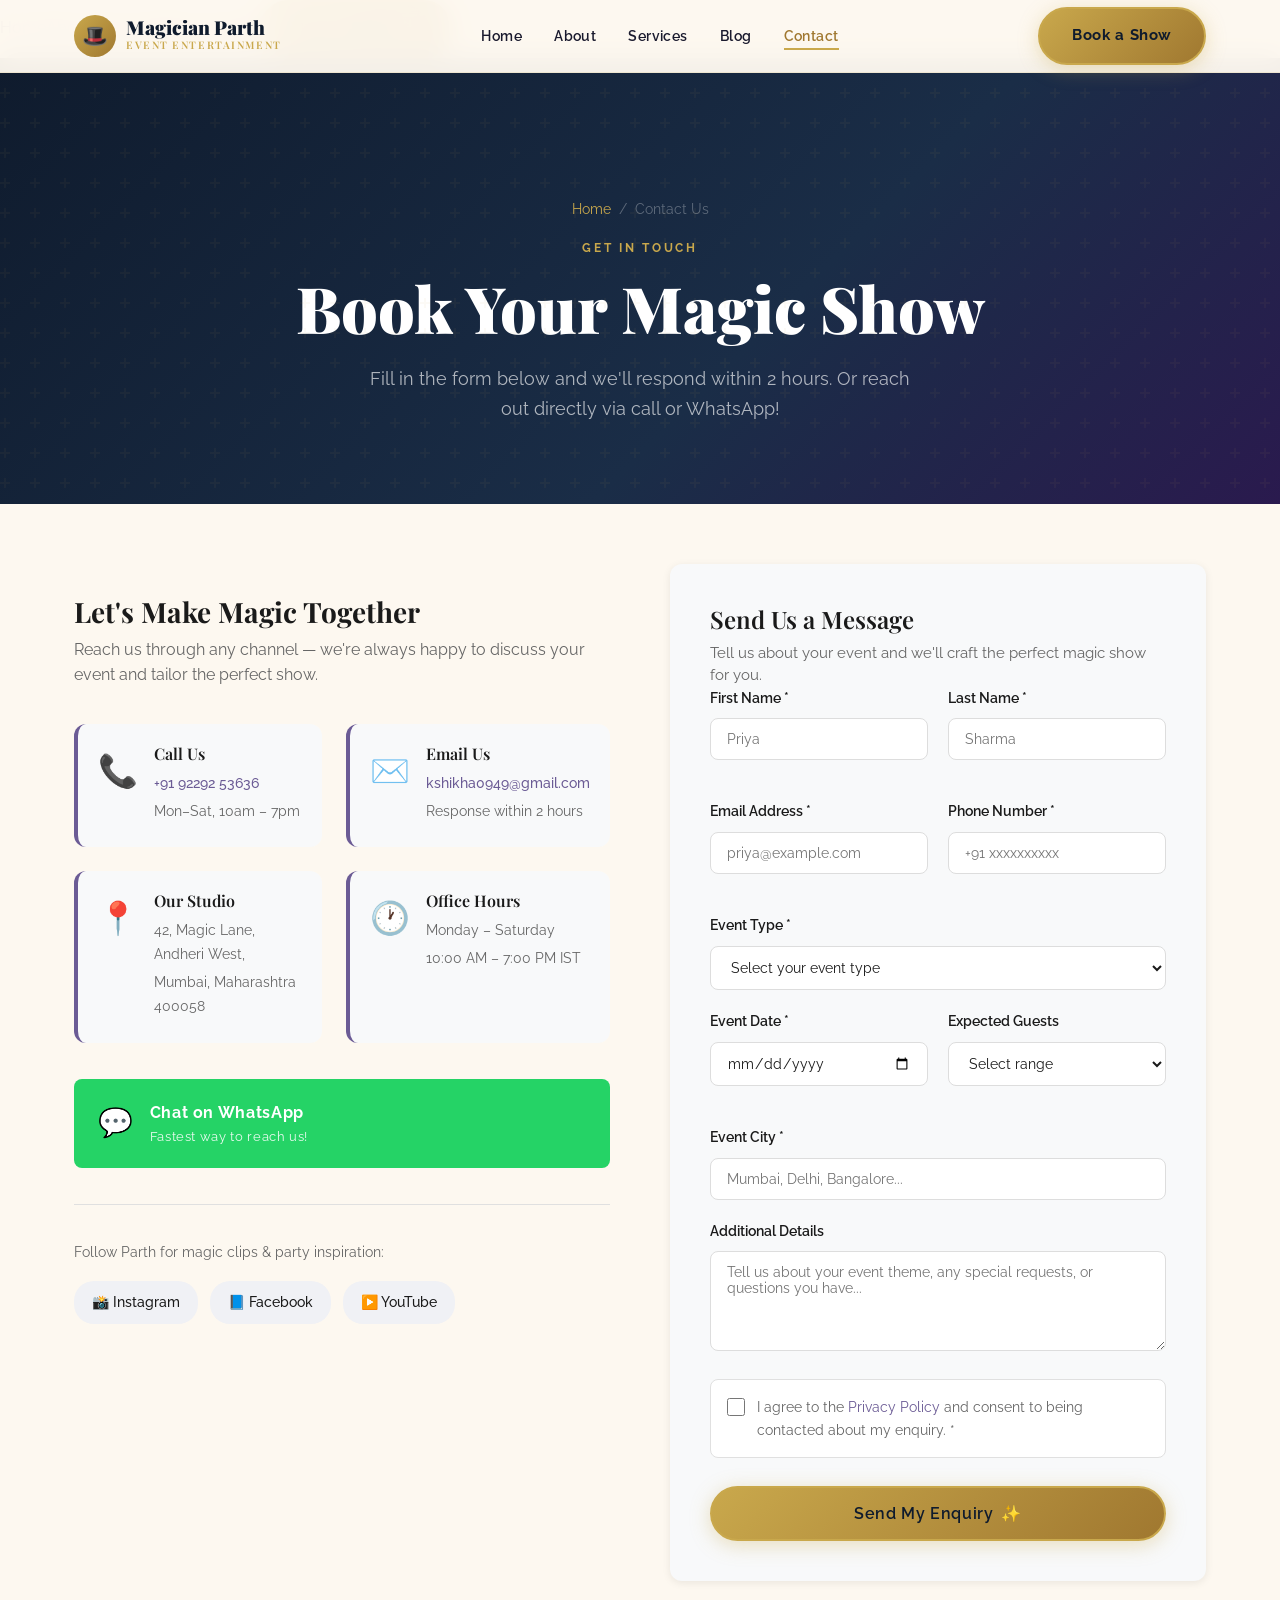
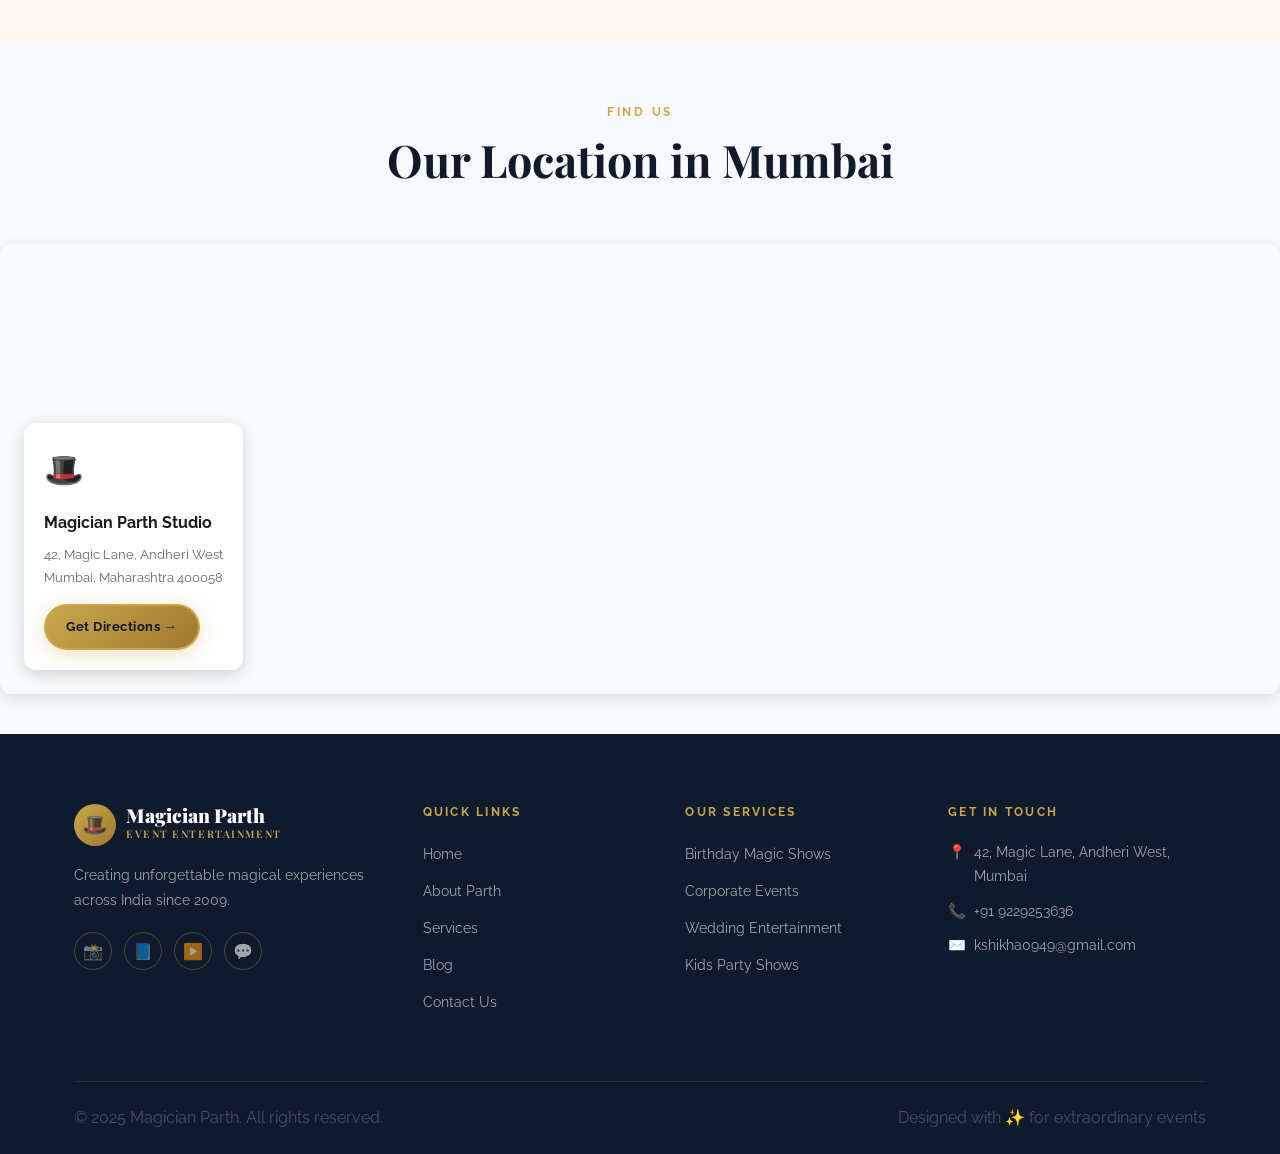
<file: contact.html>
<!DOCTYPE html>
<html lang="en">
<head>
  <meta charset="UTF-8" />
  <meta name="viewport" content="width=device-width, initial-scale=1.0" />
  <title>Contact Magician Parth – Book a Magic Show Today</title>
  <meta name="description" content="Contact Magician Parth to book a magic show for your birthday, corporate event, wedding or kids party. Quick response guaranteed. Call, WhatsApp or fill the form." />
  <link rel="canonical" href="https://magicianparth.com/contact.html" />
  <link rel="stylesheet" href="style.css" />
  <link rel="stylesheet" href="contact.css" />
</head>
<body>

<nav class="navbar">
  <div class="nav-inner">
    <a href="index.html" class="nav-logo">
      <div class="logo-icon">🎩</div>
      <div class="logo-text">
        <span class="brand-name">Magician Parth</span>
        <span class="brand-tag">Event Entertainment</span>
      </div>
    </a>
    <ul class="nav-links">
      <li><a href="index.html">Home</a></li>
      <li><a href="about.html">About</a></li>
      <li><a href="services.html">Services</a></li>
      <li><a href="blog.html">Blog</a></li>
      <li><a href="contact.html" class="active">Contact</a></li>
    </ul>
    <div class="nav-cta"><a href="contact.html" class="btn btn-primary">Book a Show</a></div>
    <button class="hamburger" aria-label="Toggle menu"><span></span><span></span><span></span></button>
  </div>
</nav>
<div class="mobile-menu">
  <a href="index.html">Home</a><a href="about.html">About</a>
  <a href="services.html">Services</a><a href="blog.html">Blog</a>
  <a href="contact.html">Contact</a>
  <a href="contact.html" class="btn btn-primary">Book a Show ✨</a>
</div>

<section class="page-hero">
  <div class="container">
    <div class="breadcrumb"><a href="index.html">Home</a><span>/</span><span>Contact Us</span></div>
    <span class="section-label">Get In Touch</span>
    <h1>Book Your Magic Show</h1>
    <p>Fill in the form below and we'll respond within 2 hours. Or reach out directly via call or WhatsApp!</p>
  </div>
</section>

<!-- ── Contact Section ── -->
<section class="section contact-section">
  <div class="container contact-grid">

    <!-- Contact Info -->
    <div class="contact-info fade-up">
      <h2 class="section-title" style="margin-bottom:8px;">Let's Make Magic Together</h2>
      <p style="margin-bottom:36px;">Reach us through any channel — we're always happy to discuss your event and tailor the perfect show.</p>

      <div class="info-cards">
        <div class="info-card">
          <div class="info-icon">📞</div>
          <div>
            <h4>Call Us</h4>
            <a href="tel:+919229253636">+91 92292 53636</a>
            <span>Mon–Sat, 10am – 7pm</span>
          </div>
        </div>
        <div class="info-card">
          <div class="info-icon">✉️</div>
          <div>
            <h4>Email Us</h4>
            <a href="mailto:kshikha0949@gmail.com">kshikha0949@gmail.com</a>
            <span>Response within 2 hours</span>
          </div>
        </div>
        <div class="info-card">
          <div class="info-icon">📍</div>
          <div>
            <h4>Our Studio</h4>
            <span>42, Magic Lane, Andheri West,</span>
            <span>Mumbai, Maharashtra 400058</span>
          </div>
        </div>
        <div class="info-card">
          <div class="info-icon">🕐</div>
          <div>
            <h4>Office Hours</h4>
            <span>Monday – Saturday</span>
            <span>10:00 AM – 7:00 PM IST</span>
          </div>
        </div>
      </div>

      <!-- WhatsApp Button -->
      <a href="https://wa.me/919229253636?text=Hi%20Shikha!%20I'd%20like%20to%20book%20a%20magic%20show%20for%20my%20event." target="_blank" rel="noopener noreferrer" class="btn btn-whatsapp whatsapp-btn">
        <span>💬</span>
        <div>
          <strong>Chat on WhatsApp</strong>
          <small>Fastest way to reach us!</small>
        </div>
      </a>

      <!-- Social Links -->
      <div class="contact-social">
        <p>Follow Parth for magic clips & party inspiration:</p>
        <div class="social-links-light">
          <a href="#" class="social-pill" aria-label="Instagram">📸 Instagram</a>
          <a href="#" class="social-pill" aria-label="Facebook">📘 Facebook</a>
          <a href="#" class="social-pill" aria-label="YouTube">▶️ YouTube</a>
        </div>
      </div>
    </div>

    <!-- Contact Form -->
    <div class="form-wrapper fade-up">
      <div class="form-header">
        <h3>Send Us a Message</h3>
        <p>Tell us about your event and we'll craft the perfect magic show for you.</p>
      </div>
      <form id="contactForm" novalidate>
        <div class="form-row">
          <div class="form-group">
            <label for="firstName">First Name *</label>
            <input type="text" id="firstName" name="firstName" placeholder="Priya" required />
          </div>
          <div class="form-group">
            <label for="lastName">Last Name *</label>
            <input type="text" id="lastName" name="lastName" placeholder="Sharma" required />
          </div>
        </div>

        <div class="form-row">
          <div class="form-group">
            <label for="email">Email Address *</label>
            <input type="email" id="email" name="email" placeholder="priya@example.com" required />
          </div>
          <div class="form-group">
            <label for="phone">Phone Number *</label>
            <input type="tel" id="phone" name="phone" placeholder="+91 xxxxxxxxxx" required />
          </div>
        </div>

        <div class="form-group">
          <label for="eventType">Event Type *</label>
          <select id="eventType" name="eventType" required>
            <option value="" disabled selected>Select your event type</option>
            <option value="birthday">Birthday Party</option>
            <option value="corporate">Corporate Event</option>
            <option value="wedding">Wedding / Reception</option>
            <option value="kids">Kids Party</option>
            <option value="school">School Event</option>
            <option value="other">Other</option>
          </select>
        </div>

        <div class="form-row">
          <div class="form-group">
            <label for="eventDate">Event Date *</label>
            <input type="date" id="eventDate" name="eventDate" required />
          </div>
          <div class="form-group">
            <label for="guestCount">Expected Guests</label>
            <select id="guestCount" name="guestCount">
              <option value="">Select range</option>
              <option value="10-50">10 – 50</option>
              <option value="50-150">50 – 150</option>
              <option value="150-300">150 – 300</option>
              <option value="300-500">300 – 500</option>
              <option value="500+">500+</option>
            </select>
          </div>
        </div>

        <div class="form-group">
          <label for="city">Event City *</label>
          <input type="text" id="city" name="city" placeholder="Mumbai, Delhi, Bangalore..." required />
        </div>

        <div class="form-group">
          <label for="message">Additional Details</label>
          <textarea id="message" name="message" rows="4" placeholder="Tell us about your event theme, any special requests, or questions you have..."></textarea>
        </div>

        <div class="form-privacy">
          <input type="checkbox" id="privacy" name="privacy" required />
          <label for="privacy">I agree to the <a href="#">Privacy Policy</a> and consent to being contacted about my enquiry. *</label>
        </div>

        <button type="submit" class="btn btn-primary submit-btn">
          <span>Send My Enquiry</span>
          <span>✨</span>
        </button>
      </form>
    </div>

  </div>
</section>

<!-- ── Map Section ── -->
<section class="map-section" aria-label="Location map">
  <div class="container">
    <div class="section-header text-center">
      <span class="section-label">Find Us</span>
      <h2 class="section-title">Our Location in Mumbai</h2>
    </div>
  </div>
  <div class="map-container">
    <!-- Google Maps Embed - Andheri West Mumbai -->
    <iframe
      src="https://www.google.com/maps/embed?pb=!1m18!1m12!1m3!1d3769.6742!2d72.8311!3d19.1183!2m3!1f0!2f0!3f0!3m2!1i1024!2i768!4f13.1!3m3!1m2!1s0x3be7c9c676018b43%3A0x75f29a4205098f99!2sAndheri%20West%2C%20Mumbai%2C%20Maharashtra!5e0!3m2!1sen!2sin!4v1700000000000!5m2!1sen!2sin"
      width="100%"
      height="420"
      style="border:0;"
      allowfullscreen=""
      loading="lazy"
      referrerpolicy="no-referrer-when-downgrade"
      title="Magician Parth Studio Location - Andheri West Mumbai">
    </iframe>
    <div class="map-overlay-card">
      <div class="map-emoji">🎩</div>
      <strong>Magician Parth Studio</strong>
      <span>42, Magic Lane, Andheri West</span>
      <span>Mumbai, Maharashtra 400058</span>
      <a href="https://maps.google.com/?q=Andheri+West+Mumbai" target="_blank" rel="noopener" class="btn btn-primary" style="margin-top:12px; padding:10px 20px; font-size:0.82rem;">Get Directions →</a>
    </div>
  </div>
</section>

<footer class="footer">
  <div class="container">
    <div class="footer-grid">
      <div class="footer-brand">
        <a href="index.html" class="nav-logo">
          <div class="logo-icon">🎩</div>
          <div class="logo-text"><span class="brand-name" style="color:white">Magician Parth</span><span class="brand-tag">Event Entertainment</span></div>
        </a>
        <p>Creating unforgettable magical experiences across India since 2009.</p>
        <div class="social-links">
          <a href="#" aria-label="Instagram">📸</a><a href="#" aria-label="Facebook">📘</a><a href="#" aria-label="YouTube">▶️</a><a href="#" aria-label="WhatsApp">💬</a>
        </div>
      </div>
      <div><h4>Quick Links</h4><ul><li><a href="index.html">Home</a></li><li><a href="about.html">About Parth</a></li><li><a href="services.html">Services</a></li><li><a href="blog.html">Blog</a></li><li><a href="contact.html">Contact Us</a></li></ul></div>
      <div><h4>Our Services</h4><ul><li><a href="services.html">Birthday Magic Shows</a></li><li><a href="services.html">Corporate Events</a></li><li><a href="services.html">Wedding Entertainment</a></li><li><a href="services.html">Kids Party Shows</a></li></ul></div>
      <div class="footer-contact"><h4>Get In Touch</h4><p><span>📍</span> 42, Magic Lane, Andheri West, Mumbai</p><p><span>📞</span><a href="tel:+919229253636" style="color:inherit">+91 9229253636</a></p><p><span>✉️</span><a href="mailto:kshikha0949@gmail.com" style="color:inherit">kshikha0949@gmail.com</a></p></div>
    </div>
    <div class="footer-bottom"><p>© 2025 Magician Parth. All rights reserved.</p><p>Designed with ✨ for extraordinary events</p></div>
  </div>
</footer>
<button class="scroll-top" aria-label="Scroll to top">↑</button>
<script src="main.js"></script>
</body>
</html>
</file>
<file: style.css>
/* ===== GOOGLE FONTS ===== */
@import url('https://fonts.googleapis.com/css2?family=Playfair+Display:ital,wght@0,400;0,700;0,900;1,400&family=Raleway:wght@300;400;500;600;700&family=Dancing+Script:wght@700&display=swap');

/* ===== CSS VARIABLES ===== */
:root {
  --gold: #c9a84c;
  --gold-light: #f0d080;
  --gold-dark: #a07830;
  --navy: #0f1b2d;
  --navy-light: #1a2d47;
  --cream: #fdf8f0;
  --white: #ffffff;
  --text-dark: #1a1a2e;
  --text-mid: #4a4a6a;
  --text-light: #7a7a9a;
  --accent-purple: #6b35a8;
  --accent-red: #c0392b;
  --shadow-sm: 0 2px 12px rgba(201,168,76,0.12);
  --shadow-md: 0 8px 32px rgba(201,168,76,0.18);
  --shadow-lg: 0 20px 60px rgba(15,27,45,0.15);
  --radius: 12px;
  --radius-lg: 24px;
  --transition: all 0.35s cubic-bezier(0.4, 0, 0.2, 1);
}

/* ===== RESET & BASE ===== */
*, *::before, *::after { margin: 0; padding: 0; box-sizing: border-box; }

html { scroll-behavior: smooth; font-size: 16px; }

body {
  font-family: 'Raleway', sans-serif;
  background-color: var(--cream);
  color: var(--text-dark);
  line-height: 1.7;
  overflow-x: hidden;
}

img { max-width: 100%; display: block; }
a { text-decoration: none; color: inherit; }
ul { list-style: none; }

/* ===== TYPOGRAPHY ===== */
h1, h2, h3, h4 { font-family: 'Playfair Display', serif; line-height: 1.25; }
h1 { font-size: clamp(2.2rem, 5vw, 4rem); font-weight: 900; }
h2 { font-size: clamp(1.8rem, 3.5vw, 2.8rem); font-weight: 700; }
h3 { font-size: clamp(1.2rem, 2vw, 1.6rem); font-weight: 700; }
h4 { font-size: 1.1rem; font-weight: 600; }
p { font-size: 1rem; color: var(--text-mid); }

.script-font { font-family: 'Dancing Script', cursive; }
.section-label {
  font-family: 'Raleway', sans-serif;
  font-size: 0.78rem;
  font-weight: 700;
  letter-spacing: 0.22em;
  text-transform: uppercase;
  color: var(--gold);
  display: block;
  margin-bottom: 0.6rem;
}
.section-title { color: var(--navy); margin-bottom: 1rem; }
.section-subtitle { color: var(--text-mid); font-size: 1.05rem; max-width: 560px; }
.text-center { text-align: center; }
.text-center .section-subtitle { margin: 0 auto; }

/* ===== LAYOUT ===== */
.container { max-width: 1180px; margin: 0 auto; padding: 0 24px; }
.section { padding: 90px 0; }
.section-header { margin-bottom: 56px; }

/* ===== BUTTONS ===== */
.btn {
  display: inline-flex;
  align-items: center;
  gap: 8px;
  padding: 14px 32px;
  border-radius: 50px;
  font-family: 'Raleway', sans-serif;
  font-weight: 700;
  font-size: 0.95rem;
  letter-spacing: 0.04em;
  cursor: pointer;
  border: 2px solid transparent;
  transition: var(--transition);
  position: relative;
  overflow: hidden;
}

.btn-primary {
  background: linear-gradient(135deg, var(--gold), var(--gold-dark));
  color: var(--navy);
  border-color: var(--gold);
  box-shadow: 0 4px 20px rgba(201,168,76,0.35);
}
.btn-primary:hover {
  transform: translateY(-2px);
  box-shadow: 0 8px 30px rgba(201,168,76,0.5);
  background: linear-gradient(135deg, var(--gold-light), var(--gold));
}

.btn-outline {
  background: transparent;
  color: var(--gold);
  border-color: var(--gold);
}
.btn-outline:hover {
  background: var(--gold);
  color: var(--navy);
  transform: translateY(-2px);
  box-shadow: 0 8px 24px rgba(201,168,76,0.3);
}

.btn-white {
  background: var(--white);
  color: var(--navy);
  border-color: var(--white);
}
.btn-white:hover {
  background: var(--gold);
  color: var(--navy);
  border-color: var(--gold);
  transform: translateY(-2px);
}

.btn-whatsapp {
  background: linear-gradient(135deg, #25d366, #128c7e);
  color: white;
  border: none;
  padding: 16px 36px;
  font-size: 1rem;
}
.btn-whatsapp:hover {
  transform: translateY(-2px);
  box-shadow: 0 8px 28px rgba(37,211,102,0.4);
}

/* ===== NAVIGATION ===== */
.navbar {
  position: fixed;
  top: 0;
  left: 0;
  right: 0;
  z-index: 1000;
  background: rgba(253,248,240,0.96);
  backdrop-filter: blur(12px);
  border-bottom: 1px solid rgba(201,168,76,0.15);
  transition: var(--transition);
}
.navbar.scrolled {
  box-shadow: 0 4px 24px rgba(15,27,45,0.1);
}

.nav-inner {
  display: flex;
  align-items: center;
  justify-content: space-between;
  height: 72px;
  padding: 0 24px;
  max-width: 1180px;
  margin: 0 auto;
}

.nav-logo {
  display: flex;
  align-items: center;
  gap: 10px;
}
.nav-logo .logo-icon {
  width: 42px;
  height: 42px;
  background: linear-gradient(135deg, var(--gold), var(--gold-dark));
  border-radius: 50%;
  display: flex;
  align-items: center;
  justify-content: center;
  font-size: 1.3rem;
}
.nav-logo .logo-text { font-family: 'Playfair Display', serif; }
.nav-logo .brand-name { font-size: 1.2rem; font-weight: 900; color: var(--navy); display: block; line-height: 1; }
.nav-logo .brand-tag { font-size: 0.65rem; font-weight: 600; letter-spacing: 0.15em; text-transform: uppercase; color: var(--gold); display: block; }

.nav-links {
  display: flex;
  align-items: center;
  gap: 32px;
}
.nav-links a {
  font-weight: 600;
  font-size: 0.9rem;
  letter-spacing: 0.03em;
  color: var(--text-dark);
  position: relative;
  padding: 4px 0;
  transition: color 0.25s;
}
.nav-links a::after {
  content: '';
  position: absolute;
  bottom: -2px;
  left: 0;
  width: 0;
  height: 2px;
  background: var(--gold);
  transition: width 0.3s;
}
.nav-links a:hover, .nav-links a.active { color: var(--gold-dark); }
.nav-links a:hover::after, .nav-links a.active::after { width: 100%; }

.nav-cta { display: flex; align-items: center; gap: 12px; }

.hamburger {
  display: none;
  flex-direction: column;
  gap: 5px;
  cursor: pointer;
  padding: 4px;
  background: none;
  border: none;
}
.hamburger span {
  display: block;
  width: 26px;
  height: 2.5px;
  background: var(--navy);
  border-radius: 2px;
  transition: var(--transition);
}
.hamburger.open span:nth-child(1) { transform: translateY(7.5px) rotate(45deg); }
.hamburger.open span:nth-child(2) { opacity: 0; }
.hamburger.open span:nth-child(3) { transform: translateY(-7.5px) rotate(-45deg); }

/* ===== HERO DECORATIVE STARS ===== */
.star { position: absolute; pointer-events: none; }
.star::before { content: '✦'; font-size: 1rem; color: var(--gold); opacity: 0.4; animation: twinkle 2s infinite alternate; }
@keyframes twinkle { from { opacity: 0.2; transform: scale(0.8); } to { opacity: 0.7; transform: scale(1.1); } }

/* ===== GOLD DIVIDER ===== */
.gold-divider {
  display: flex;
  align-items: center;
  gap: 16px;
  margin: 20px 0;
}
.gold-divider::before, .gold-divider::after {
  content: '';
  flex: 1;
  height: 1px;
  background: linear-gradient(to right, transparent, var(--gold));
}
.gold-divider::after { background: linear-gradient(to left, transparent, var(--gold)); }
.gold-divider span { color: var(--gold); font-size: 1.2rem; }

/* ===== CARDS ===== */
.card {
  background: var(--white);
  border-radius: var(--radius-lg);
  overflow: hidden;
  box-shadow: var(--shadow-sm);
  transition: var(--transition);
}
.card:hover {
  transform: translateY(-6px);
  box-shadow: var(--shadow-md);
}

/* ===== BADGES ===== */
.badge {
  display: inline-block;
  padding: 4px 14px;
  border-radius: 50px;
  font-size: 0.72rem;
  font-weight: 700;
  letter-spacing: 0.08em;
  text-transform: uppercase;
}
.badge-gold { background: rgba(201,168,76,0.12); color: var(--gold-dark); border: 1px solid rgba(201,168,76,0.3); }
.badge-navy { background: var(--navy); color: var(--gold); }

/* ===== FOOTER ===== */
.footer {
  background: var(--navy);
  color: rgba(255,255,255,0.75);
  padding: 70px 0 0;
}

.footer-grid {
  display: grid;
  grid-template-columns: 1.4fr 1fr 1fr 1.2fr;
  gap: 48px;
  padding-bottom: 56px;
  border-bottom: 1px solid rgba(255,255,255,0.08);
}

.footer-brand .logo-text { color: var(--white); }
.footer-brand .brand-tag { color: var(--gold); }
.footer-brand p { margin-top: 16px; font-size: 0.9rem; line-height: 1.75; color: rgba(255,255,255,0.6); }

.footer h4 {
  font-family: 'Raleway', sans-serif;
  font-size: 0.78rem;
  font-weight: 700;
  letter-spacing: 0.18em;
  text-transform: uppercase;
  color: var(--gold);
  margin-bottom: 20px;
}

.footer ul li { margin-bottom: 10px; }
.footer ul li a { font-size: 0.9rem; color: rgba(255,255,255,0.6); transition: color 0.25s; }
.footer ul li a:hover { color: var(--gold-light); }

.footer-contact p { font-size: 0.9rem; margin-bottom: 10px; color: rgba(255,255,255,0.6); display: flex; align-items: flex-start; gap: 8px; }
.footer-contact p span { flex-shrink: 0; color: var(--gold); }

.social-links { display: flex; gap: 12px; margin-top: 20px; }
.social-links a {
  width: 38px; height: 38px;
  border-radius: 50%;
  border: 1px solid rgba(201,168,76,0.3);
  display: flex; align-items: center; justify-content: center;
  color: rgba(255,255,255,0.6);
  font-size: 1rem;
  transition: var(--transition);
}
.social-links a:hover { background: var(--gold); border-color: var(--gold); color: var(--navy); }

.footer-bottom {
  padding: 22px 0;
  display: flex;
  align-items: center;
  justify-content: space-between;
  font-size: 0.82rem;
  color: rgba(255,255,255,0.4);
}

/* ===== PAGE HERO (inner pages) ===== */
.page-hero {
  background: linear-gradient(135deg, var(--navy) 0%, var(--navy-light) 60%, #2a1a4e 100%);
  padding: 140px 0 80px;
  text-align: center;
  position: relative;
  overflow: hidden;
}
.page-hero::before {
  content: '';
  position: absolute;
  inset: 0;
  background: url("data:image/svg+xml,%3Csvg width='60' height='60' viewBox='0 0 60 60' xmlns='http://www.w3.org/2000/svg'%3E%3Cg fill='none' fill-rule='evenodd'%3E%3Cg fill='%23c9a84c' fill-opacity='0.05'%3E%3Cpath d='M36 34v-4h-2v4h-4v2h4v4h2v-4h4v-2h-4zm0-30V0h-2v4h-4v2h4v4h2V6h4V4h-4zM6 34v-4H4v4H0v2h4v4h2v-4h4v-2H6zM6 4V0H4v4H0v2h4v4h2V6h4V4H6z'/%3E%3C/g%3E%3C/g%3E%3C/svg%3E");
}
.page-hero h1 { color: var(--white); margin-bottom: 16px; }
.page-hero p { color: rgba(255,255,255,0.65); font-size: 1.1rem; max-width: 560px; margin: 0 auto; }
.page-hero .breadcrumb {
  display: flex;
  align-items: center;
  justify-content: center;
  gap: 8px;
  margin-bottom: 16px;
  font-size: 0.85rem;
  color: rgba(255,255,255,0.5);
}
.page-hero .breadcrumb a { color: var(--gold); }
.page-hero .breadcrumb span { color: rgba(255,255,255,0.3); }

/* ===== ANIMATIONS ===== */
@keyframes fadeUp {
  from { opacity: 0; transform: translateY(30px); }
  to   { opacity: 1; transform: translateY(0); }
}
@keyframes fadeIn {
  from { opacity: 0; } to { opacity: 1; }
}
@keyframes float {
  0%, 100% { transform: translateY(0); }
  50%       { transform: translateY(-14px); }
}
@keyframes shimmer {
  0%   { background-position: -200% center; }
  100% { background-position: 200% center; }
}
@keyframes rotate {
  from { transform: rotate(0deg); }
  to   { transform: rotate(360deg); }
}
@keyframes pulse-ring {
  0%   { transform: scale(1); opacity: 0.6; }
  100% { transform: scale(1.6); opacity: 0; }
}

.fade-up { opacity: 0; transform: translateY(30px); transition: opacity 0.6s ease, transform 0.6s ease; }
.fade-up.visible { opacity: 1; transform: translateY(0); }

/* ===== SCROLL TO TOP ===== */
.scroll-top {
  position: fixed;
  bottom: 30px;
  right: 30px;
  width: 46px;
  height: 46px;
  background: linear-gradient(135deg, var(--gold), var(--gold-dark));
  color: var(--navy);
  border: none;
  border-radius: 50%;
  font-size: 1.2rem;
  cursor: pointer;
  opacity: 0;
  pointer-events: none;
  transition: var(--transition);
  z-index: 999;
  box-shadow: 0 4px 20px rgba(201,168,76,0.4);
  display: flex;
  align-items: center;
  justify-content: center;
}
.scroll-top.visible { opacity: 1; pointer-events: all; }
.scroll-top:hover { transform: translateY(-4px); }

/* ===== RESPONSIVE ===== */
@media (max-width: 1024px) {
  .footer-grid { grid-template-columns: 1fr 1fr; gap: 36px; }
}

@media (max-width: 768px) {
  .nav-links, .nav-cta .btn { display: none; }
  .hamburger { display: flex; }
  .section { padding: 64px 0; }
  .footer-grid { grid-template-columns: 1fr; gap: 28px; }
  .footer-bottom { flex-direction: column; gap: 8px; text-align: center; }

  .mobile-menu {
    position: fixed;
    top: 72px; left: 0; right: 0;
    background: var(--cream);
    border-bottom: 1px solid rgba(201,168,76,0.2);
    padding: 20px 24px 28px;
    display: none;
    flex-direction: column;
    gap: 4px;
    box-shadow: 0 8px 24px rgba(0,0,0,0.1);
    z-index: 999;
  }
  .mobile-menu.open { display: flex; }
  .mobile-menu a {
    padding: 12px 0;
    font-weight: 600;
    font-size: 1rem;
    color: var(--text-dark);
    border-bottom: 1px solid rgba(201,168,76,0.12);
  }
  .mobile-menu a:last-child { border-bottom: none; }
  .mobile-menu .btn { margin-top: 12px; width: 100%; justify-content: center; }
}

@media (max-width: 480px) {
  .btn { padding: 12px 24px; font-size: 0.88rem; }
}
</file>
<file: home.css>
/* ===== HOME PAGE STYLES ===== */

/* ── Hero ── */
.hero {
  min-height: 100vh;
  background: linear-gradient(155deg, #fdf8f0 0%, #fffbf2 40%, #f5f0e8 100%);
  display: flex;
  align-items: center;
  position: relative;
  overflow: hidden;
  padding-top: 72px;
}

.hero-bg-ring {
  position: absolute;
  border-radius: 50%;
  border: 1px solid rgba(201,168,76,0.12);
  pointer-events: none;
}
.ring-1 { width: 700px; height: 700px; top: -200px; right: -150px; }
.ring-2 { width: 500px; height: 500px; top: -100px; right: -50px; animation: rotate 40s linear infinite; }

.hero-inner {
  display: grid;
  grid-template-columns: 1.1fr 0.9fr;
  gap: 64px;
  align-items: center;
  padding: 80px 24px 100px;
}

.hero-badge {
  display: inline-flex;
  align-items: center;
  gap: 10px;
  background: rgba(201,168,76,0.1);
  border: 1px solid rgba(201,168,76,0.25);
  border-radius: 50px;
  padding: 8px 20px;
  font-size: 0.82rem;
  font-weight: 700;
  letter-spacing: 0.06em;
  color: var(--gold-dark);
  margin-bottom: 28px;
  width: fit-content;
}

.hero-title {
  color: var(--navy);
  margin-bottom: 24px;
  line-height: 1.18;
}
.gold-text {
  background: linear-gradient(135deg, var(--gold-dark), var(--gold), var(--gold-light));
  -webkit-background-clip: text;
  -webkit-text-fill-color: transparent;
  background-clip: text;
}

.hero-desc {
  font-size: 1.08rem;
  color: var(--text-mid);
  max-width: 480px;
  margin-bottom: 36px;
  line-height: 1.8;
}

.hero-actions { display: flex; gap: 16px; flex-wrap: wrap; margin-bottom: 48px; }

.hero-stats {
  display: flex;
  align-items: center;
  gap: 28px;
}
.stat { text-align: center; }
.stat strong {
  display: block;
  font-size: 1.9rem;
  font-weight: 900;
  font-family: 'Playfair Display', serif;
  color: var(--navy);
  line-height: 1;
  margin-bottom: 4px;
}
.stat span { font-size: 0.78rem; font-weight: 600; letter-spacing: 0.06em; text-transform: uppercase; color: var(--text-light); }
.stat-divider { width: 1px; height: 40px; background: rgba(201,168,76,0.2); }

/* Hero visual */
.hero-visual { display: flex; justify-content: center; align-items: center; }

.magic-card-outer { position: relative; }

.magic-card {
  width: 280px;
  height: 320px;
  background: linear-gradient(145deg, var(--navy), var(--navy-light));
  border-radius: 28px;
  display: flex;
  flex-direction: column;
  align-items: center;
  justify-content: center;
  position: relative;
  overflow: hidden;
  box-shadow: 0 30px 80px rgba(15,27,45,0.25), 0 0 0 1px rgba(201,168,76,0.15);
  animation: float 5s ease-in-out infinite;
}
.magic-card::before {
  content: '';
  position: absolute;
  inset: 0;
  background: url("data:image/svg+xml,%3Csvg width='40' height='40' viewBox='0 0 40 40' xmlns='http://www.w3.org/2000/svg'%3E%3Cg fill='%23c9a84c' fill-opacity='0.05'%3E%3Cpath d='M20 20.5V18H0v5h20v20.5h5V18h18v-5H25V.5h-5z'/%3E%3C/g%3E%3C/svg%3E");
}

.magic-hat { font-size: 5rem; animation: float 3s ease-in-out 0.5s infinite; }
.magic-stars { font-size: 1.4rem; letter-spacing: 12px; color: var(--gold); margin: 8px 0; }
.magic-label {
  font-size: 0.75rem;
  font-weight: 700;
  letter-spacing: 0.2em;
  text-transform: uppercase;
  color: rgba(255,255,255,0.5);
}
.magic-wand { font-size: 2rem; position: absolute; bottom: 28px; right: 28px; animation: float 4s ease-in-out 1s infinite; }

.magic-glow {
  position: absolute;
  width: 200px; height: 200px;
  background: radial-gradient(circle, rgba(201,168,76,0.2) 0%, transparent 70%);
  border-radius: 50%;
  top: 50%; left: 50%;
  transform: translate(-50%, -50%);
  animation: pulse-ring 3s ease-in-out infinite;
}

.floating-badge {
  position: absolute;
  background: var(--white);
  border-radius: 50px;
  padding: 8px 16px;
  font-size: 0.78rem;
  font-weight: 700;
  color: var(--navy);
  box-shadow: 0 8px 24px rgba(15,27,45,0.15);
  white-space: nowrap;
}
.badge-1 { top: -12px; left: -50px; animation: float 4s ease-in-out 0s infinite; }
.badge-2 { top: 50%; right: -60px; transform: translateY(-50%); animation: float 4s ease-in-out 1s infinite; }
.badge-3 { bottom: -12px; left: -40px; animation: float 4s ease-in-out 2s infinite; }

/* Hero scroll hint */
.hero-scroll-hint {
  position: absolute;
  bottom: 32px;
  left: 50%;
  transform: translateX(-50%);
  display: flex;
  flex-direction: column;
  align-items: center;
  gap: 8px;
  font-size: 0.72rem;
  font-weight: 600;
  letter-spacing: 0.12em;
  text-transform: uppercase;
  color: var(--text-light);
}
.scroll-arrow {
  width: 20px;
  height: 20px;
  border-right: 2px solid var(--gold);
  border-bottom: 2px solid var(--gold);
  transform: rotate(45deg);
  animation: float 1.5s ease-in-out infinite;
}

/* ── Trust Strip ── */
.trust-strip {
  background: var(--white);
  border-top: 1px solid rgba(201,168,76,0.1);
  border-bottom: 1px solid rgba(201,168,76,0.1);
  padding: 24px 0;
}
.trust-strip .container {
  display: flex;
  align-items: center;
  gap: 40px;
  flex-wrap: wrap;
}
.trust-label {
  font-size: 0.72rem;
  font-weight: 700;
  letter-spacing: 0.12em;
  text-transform: uppercase;
  color: var(--text-light);
  white-space: nowrap;
}
.trust-logos {
  display: flex;
  align-items: center;
  gap: 36px;
  flex-wrap: wrap;
  flex: 1;
}
.trust-item {
  display: flex;
  align-items: center;
  gap: 8px;
  font-size: 0.85rem;
  font-weight: 700;
  color: var(--text-light);
  opacity: 0.65;
  transition: opacity 0.25s;
}
.trust-item:hover { opacity: 1; color: var(--gold-dark); }

/* ── Services Section ── */
.services-section { background: var(--cream); }

.services-grid {
  display: grid;
  grid-template-columns: repeat(4, 1fr);
  gap: 24px;
}

.service-card {
  background: var(--white);
  border-radius: var(--radius-lg);
  padding: 36px 28px;
  position: relative;
  overflow: hidden;
  box-shadow: var(--shadow-sm);
  border: 1px solid rgba(201,168,76,0.08);
  transition: var(--transition);
  cursor: pointer;
}
.service-card:hover {
  transform: translateY(-8px);
  box-shadow: var(--shadow-md);
  border-color: rgba(201,168,76,0.25);
}
.service-card::before {
  content: '';
  position: absolute;
  top: 0; left: 0; right: 0;
  height: 3px;
  background: linear-gradient(90deg, var(--gold), var(--gold-light));
  transform: scaleX(0);
  transition: transform 0.35s;
}
.service-card:hover::before { transform: scaleX(1); }

.service-icon {
  font-size: 2.8rem;
  margin-bottom: 20px;
  display: block;
}
.service-body h3 { color: var(--navy); margin-bottom: 12px; font-size: 1.15rem; }
.service-body p { font-size: 0.9rem; color: var(--text-mid); line-height: 1.7; margin-bottom: 20px; }

.service-link {
  font-size: 0.85rem;
  font-weight: 700;
  color: var(--gold-dark);
  letter-spacing: 0.04em;
  transition: gap 0.2s;
}
.service-link:hover { color: var(--gold); }

.service-tag {
  position: absolute;
  top: 16px; right: 16px;
  background: linear-gradient(135deg, var(--gold), var(--gold-dark));
  color: var(--navy);
  font-size: 0.65rem;
  font-weight: 700;
  letter-spacing: 0.1em;
  text-transform: uppercase;
  padding: 4px 10px;
  border-radius: 50px;
}

/* ── Why Section ── */
.why-section { background: var(--white); }
.why-inner {
  display: grid;
  grid-template-columns: 0.85fr 1.15fr;
  gap: 80px;
  align-items: center;
}

.why-image-col { position: relative; }
.about-img {
    aspect-ratio: 4/4; background: url('image.png') no-repeat center/cover;
    border: 1px solid rgba(201,168,76,0.15);
    display: flex; align-items: center; justify-content: center;
    font-size: 8rem; position: relative; overflow: hidden;
  }
  .about-img::before {
    content: ''; position: absolute; inset: 0;
    background: linear-gradient(135deg, rgba(201,168,76,0.05), rgba(124,58,237,0.05));
  }
.why-img-card {
  background: linear-gradient(145deg, var(--navy), #1e3a5f);
  border-radius: var(--radius-lg);
  padding: 60px 40px;
  text-align: center;
  color: var(--white);
}
.why-img-emoji { font-size: 5rem; margin-bottom: 24px; display: block; animation: float 4s ease-in-out infinite; }
.why-img-text strong { display: block; font-size: 1.2rem; font-family: 'Playfair Display', serif; }
.why-img-text span { font-size: 0.8rem; color: var(--gold); letter-spacing: 0.08em; text-transform: uppercase; font-weight: 600; }

.why-highlight-box {
  position: absolute;
  bottom: -24px;
  right: -24px;
  background: linear-gradient(135deg, var(--gold), var(--gold-dark));
  border-radius: var(--radius);
  padding: 20px 24px;
  text-align: center;
  box-shadow: 0 12px 36px rgba(201,168,76,0.35);
}
.highlight-number { font-size: 2.2rem; font-weight: 900; font-family: 'Playfair Display', serif; color: var(--navy); line-height: 1; }
.highlight-label { font-size: 0.72rem; font-weight: 700; letter-spacing: 0.08em; text-transform: uppercase; color: var(--navy); opacity: 0.7; margin-top: 4px; }

.why-content p { margin-bottom: 32px; }
.why-features { display: flex; flex-direction: column; gap: 20px; }
.why-feature {
  display: flex;
  align-items: flex-start;
  gap: 16px;
  padding: 16px 20px;
  border-radius: var(--radius);
  border: 1px solid rgba(201,168,76,0.1);
  transition: var(--transition);
}
.why-feature:hover { background: rgba(201,168,76,0.05); border-color: rgba(201,168,76,0.2); }
.why-icon { font-size: 1.6rem; flex-shrink: 0; }
.why-feature h4 { color: var(--navy); margin-bottom: 4px; }
.why-feature p { font-size: 0.88rem; margin-bottom: 0; }

/* ── Testimonials ── */
.testimonials-section { background: var(--cream); }

.testimonials-wrapper {
  display: flex;
  align-items: center;
  gap: 16px;
  margin-bottom: 24px;
}
.slider-btn {
  width: 44px; height: 44px;
  border-radius: 50%;
  border: 2px solid rgba(201,168,76,0.3);
  background: var(--white);
  color: var(--gold-dark);
  font-size: 1.5rem;
  cursor: pointer;
  flex-shrink: 0;
  transition: var(--transition);
  display: flex; align-items: center; justify-content: center;
  line-height: 1;
}
.slider-btn:hover { background: var(--gold); color: var(--navy); border-color: var(--gold); }

.testimonials-overflow { flex: 1; overflow: hidden; border-radius: var(--radius-lg); }
.testimonials-track {
  display: flex;
  transition: transform 0.5s cubic-bezier(0.4, 0, 0.2, 1);
}

.testimonial-card {
  min-width: 100%;
  background: var(--white);
  border-radius: var(--radius-lg);
  padding: 48px 52px;
  border: 1px solid rgba(201,168,76,0.1);
  box-shadow: var(--shadow-sm);
}
.stars { font-size: 1.3rem; color: var(--gold); margin-bottom: 20px; letter-spacing: 4px; }
blockquote {
  font-size: 1.05rem;
  font-style: italic;
  color: var(--text-mid);
  line-height: 1.85;
  margin-bottom: 28px;
  position: relative;
}
blockquote::before {
  content: '"';
  font-size: 4rem;
  color: rgba(201,168,76,0.15);
  font-family: 'Playfair Display', serif;
  position: absolute;
  top: -20px;
  left: -10px;
  line-height: 1;
}

.testimonial-author { display: flex; align-items: center; gap: 14px; }
.author-avatar { width: 48px; height: 48px; background: linear-gradient(135deg, var(--gold), var(--gold-dark)); border-radius: 50%; display: flex; align-items: center; justify-content: center; font-size: 1.4rem; }
.testimonial-author strong { display: block; font-weight: 700; color: var(--navy); }
.testimonial-author span { font-size: 0.8rem; color: var(--text-light); }

.slider-dots { display: flex; justify-content: center; gap: 8px; }
.slider-dot {
  width: 10px; height: 10px;
  border-radius: 50%;
  border: none;
  background: rgba(201,168,76,0.25);
  cursor: pointer;
  transition: var(--transition);
}
.slider-dot.active { background: var(--gold); width: 28px; border-radius: 5px; }

/* ── CTA Section ── */
.cta-section {
  background: linear-gradient(135deg, var(--navy) 0%, #1e3a5f 50%, #2a1a4e 100%);
  padding: 90px 0;
  position: relative;
  overflow: hidden;
}
.cta-section::before {
  content: '';
  position: absolute;
  inset: 0;
  background: url("data:image/svg+xml,%3Csvg width='60' height='60' viewBox='0 0 60 60' xmlns='http://www.w3.org/2000/svg'%3E%3Cg fill='%23c9a84c' fill-opacity='0.04'%3E%3Cpath d='M36 34v-4h-2v4h-4v2h4v4h2v-4h4v-2h-4zm0-30V0h-2v4h-4v2h4v4h2V6h4V4h-4zM6 34v-4H4v4H0v2h4v4h2v-4h4v-2H6zM6 4V0H4v4H0v2h4v4h2V6h4V4H6z'/%3E%3C/g%3E%3C/svg%3E");
}

.cta-inner {
  display: flex;
  align-items: center;
  justify-content: space-between;
  gap: 48px;
  position: relative;
}
.cta-content h2 { line-height: 1.25; }

.cta-deco { position: relative; flex-shrink: 0; }
.cta-emoji { font-size: 6rem; display: block; animation: float 4s ease-in-out infinite; }
.cta-ring {
  position: absolute;
  width: 180px; height: 180px;
  border: 1px solid rgba(201,168,76,0.2);
  border-radius: 50%;
  top: 50%; left: 50%;
  transform: translate(-50%, -50%);
  animation: rotate 15s linear infinite;
}

/* ── Responsive ── */
@media (max-width: 1024px) {
  .services-grid { grid-template-columns: repeat(2, 1fr); }
  .why-inner { grid-template-columns: 1fr; gap: 48px; }
  .why-image-col { max-width: 420px; margin: 0 auto; }
}

@media (max-width: 768px) {
  .hero-inner { grid-template-columns: 1fr; text-align: center; padding: 60px 24px 80px; }
  .hero-content { order: 1; }
  .hero-visual { display: none; }
  .hero-badge, .hero-actions { margin-left: auto; margin-right: auto; justify-content: center; }
  .hero-stats { justify-content: center; }
  .hero-desc { margin-left: auto; margin-right: auto; }
  .trust-strip .container { justify-content: center; }
  .trust-logos { justify-content: center; }
  .cta-inner { flex-direction: column; text-align: center; }
  .cta-deco { display: none; }
  .testimonial-card { padding: 32px 28px; }
}

@media (max-width: 580px) {
  .services-grid { grid-template-columns: 1fr; }
  .hero-stats { flex-direction: column; gap: 16px; }
  .stat-divider { width: 60px; height: 1px; }
}
</file>
<file: about.css>
/* ===== ABOUT PAGE STYLES ===== */

/* ── Story Section ── */
.story-section { background: var(--cream); }
.story-inner {
  display: grid;
  grid-template-columns: 0.9fr 1.1fr;
  gap: 80px;
  align-items: center;
}

.founder-card {
  background: linear-gradient(145deg, var(--navy), #1e3a5f);
  border-radius: var(--radius-lg);
  padding: 48px 36px;
  text-align: center;
  color: var(--white);
}
.about-img {
    aspect-ratio: 4/4; background: url('image.png') no-repeat center/cover;
    border: 1px solid rgba(201,168,76,0.15);
    display: flex; align-items: center; justify-content: center;
    font-size: 8rem; position: relative; overflow: hidden;
  }
  .about-img::before {
    content: ''; position: absolute; inset: 0;
    background: linear-gradient(135deg, rgba(201,168,76,0.05), rgba(124,58,237,0.05));
  }
.founder-emoji { font-size: 6rem; margin-bottom: 24px; display: block; animation: float 4s ease-in-out infinite; }
.founder-info { margin-bottom: 28px; }
.founder-info strong { display: block; font-size: 1.4rem; font-family: 'Playfair Display', serif; }
.founder-info span { font-size: 0.82rem; color: var(--gold); letter-spacing: 0.1em; text-transform: uppercase; font-weight: 600; }

.founder-awards { display: flex; flex-direction: column; gap: 10px; }
.award-chip {
  background: rgba(201,168,76,0.12);
  border: 1px solid rgba(201,168,76,0.25);
  border-radius: 50px;
  padding: 8px 16px;
  font-size: 0.82rem;
  font-weight: 600;
  color: var(--gold-light);
}

.story-content p { line-height: 1.85; }
.story-content strong { color: var(--navy); }

/* ── Milestones / Timeline ── */
.milestones-section { background: var(--white); }

.timeline {
  display: grid;
  grid-template-columns: repeat(3, 1fr);
  gap: 28px;
  position: relative;
}
.timeline::before {
  content: '';
  position: absolute;
  top: 28px; left: 0; right: 0;
  height: 2px;
  background: linear-gradient(90deg, var(--gold) 0%, var(--gold-light) 50%, var(--gold) 100%);
  z-index: 0;
}

.timeline-item {
  position: relative;
  padding-top: 60px;
}
.timeline-item::before {
  content: '';
  position: absolute;
  top: 20px; left: 50%;
  transform: translateX(-50%);
  width: 18px; height: 18px;
  background: var(--gold);
  border-radius: 50%;
  border: 3px solid var(--white);
  box-shadow: 0 0 0 3px var(--gold);
  z-index: 1;
}

.timeline-year {
  position: absolute;
  top: 0; left: 50%;
  transform: translateX(-50%);
  font-size: 0.78rem;
  font-weight: 800;
  letter-spacing: 0.08em;
  color: var(--gold-dark);
  white-space: nowrap;
}

.timeline-content {
  background: var(--cream);
  border: 1px solid rgba(201,168,76,0.12);
  border-radius: var(--radius);
  padding: 20px;
  transition: var(--transition);
}
.timeline-content:hover {
  border-color: rgba(201,168,76,0.3);
  box-shadow: var(--shadow-sm);
}
.timeline-content h4 { color: var(--navy); margin-bottom: 8px; }
.timeline-content p { font-size: 0.88rem; }

/* ── Stats Row ── */
.stats-row {
  background: linear-gradient(135deg, var(--navy), #1e3a5f);
  padding: 60px 0;
}
.stats-grid {
  display: grid;
  grid-template-columns: repeat(5, 1fr);
  gap: 24px;
  text-align: center;
}
.stat-block { padding: 20px 0; }
.stat-number {
  font-size: 2.8rem;
  font-weight: 900;
  font-family: 'Playfair Display', serif;
  color: var(--gold);
  line-height: 1;
  margin-bottom: 8px;
}
.stat-label {
  font-size: 0.78rem;
  font-weight: 700;
  letter-spacing: 0.1em;
  text-transform: uppercase;
  color: rgba(255,255,255,0.55);
}

/* ── Choose Section ── */
.choose-section { background: var(--cream); }
.choose-grid {
  display: grid;
  grid-template-columns: repeat(3, 1fr);
  gap: 24px;
}
.choose-card {
  background: var(--white);
  border-radius: var(--radius-lg);
  padding: 36px 28px;
  border: 1px solid rgba(201,168,76,0.1);
  transition: var(--transition);
}
.choose-card:hover {
  transform: translateY(-6px);
  box-shadow: var(--shadow-md);
  border-color: rgba(201,168,76,0.25);
}
.choose-icon { font-size: 2.2rem; margin-bottom: 16px; display: block; }
.choose-card h3 { color: var(--navy); font-size: 1.1rem; margin-bottom: 10px; }
.choose-card p { font-size: 0.9rem; }

/* ── CTA Strip ── */
.cta-strip {
  background: linear-gradient(135deg, var(--navy), #1e3a5f);
  padding: 48px 0;
}
.cta-strip-inner {
  display: flex;
  align-items: center;
  justify-content: space-between;
  gap: 32px;
}
.cta-strip h3 { color: var(--white); font-size: 1.4rem; margin-bottom: 6px; }
.cta-strip p { color: rgba(255,255,255,0.6); font-size: 0.95rem; }

/* ── Responsive ── */
@media (max-width: 1024px) {
  .stats-grid { grid-template-columns: repeat(3, 1fr); }
  .choose-grid { grid-template-columns: repeat(2, 1fr); }
  .timeline { grid-template-columns: repeat(2, 1fr); }
  .timeline::before { display: none; }
  .timeline-item { padding-top: 0; }
  .timeline-item::before { display: none; }
  .timeline-year { position: static; transform: none; font-size: 0.85rem; margin-bottom: 8px; display: block; }
}

@media (max-width: 768px) {
  .story-inner { grid-template-columns: 1fr; gap: 40px; }
  .stats-grid { grid-template-columns: repeat(2, 1fr); }
  .choose-grid { grid-template-columns: 1fr; }
  .timeline { grid-template-columns: 1fr; }
  .cta-strip-inner { flex-direction: column; text-align: center; }
}

@media (max-width: 480px) {
  .stats-grid { grid-template-columns: 1fr 1fr; }
}
</file>
<file: blog.css>
/* ===== BLOG PAGE STYLES ===== */

/* ── Filter Bar ── */
.filter-bar {
  display: flex;
  gap: 10px;
  flex-wrap: wrap;
  margin-bottom: 40px;
}
.filter-btn {
  padding: 9px 20px;
  border-radius: 50px;
  border: 1.5px solid rgba(201,168,76,0.2);
  background: var(--white);
  font-family: 'Raleway', sans-serif;
  font-size: 0.82rem;
  font-weight: 700;
  color: var(--text-mid);
  cursor: pointer;
  transition: var(--transition);
  letter-spacing: 0.04em;
}
.filter-btn:hover { border-color: var(--gold); color: var(--gold-dark); }
.filter-btn.active {
  background: linear-gradient(135deg, var(--gold), var(--gold-dark));
  border-color: var(--gold);
  color: var(--navy);
  box-shadow: 0 4px 16px rgba(201,168,76,0.3);
}

/* ── Featured Blog ── */
.featured-blog {
  display: grid;
  grid-template-columns: 1fr 220px;
  gap: 48px;
  background: linear-gradient(145deg, var(--navy), #1e3a5f);
  border-radius: var(--radius-lg);
  padding: 48px;
  margin-bottom: 40px;
  position: relative;
  overflow: hidden;
  align-items: center;
}
.featured-blog::before {
  content: '';
  position: absolute;
  inset: 0;
  background: url("data:image/svg+xml,%3Csvg width='40' height='40' viewBox='0 0 40 40' xmlns='http://www.w3.org/2000/svg'%3E%3Cg fill='%23c9a84c' fill-opacity='0.05'%3E%3Cpath d='M20 20.5V18H0v5h20v20.5h5V18h18v-5H25V.5h-5z'/%3E%3C/g%3E%3C/svg%3E");
}

.featured-badge {
  position: absolute;
  top: 20px; right: 20px;
  background: linear-gradient(135deg, var(--gold), var(--gold-dark));
  color: var(--navy);
  font-size: 0.72rem;
  font-weight: 700;
  letter-spacing: 0.1em;
  text-transform: uppercase;
  padding: 6px 14px;
  border-radius: 50px;
}

.featured-content { position: relative; }
.featured-title {
  font-size: clamp(1.3rem, 2.5vw, 2rem);
  color: var(--white);
  margin: 14px 0 16px;
  line-height: 1.3;
}
.featured-excerpt {
  color: rgba(255,255,255,0.65);
  font-size: 0.95rem;
  line-height: 1.8;
  margin-bottom: 28px;
}

.featured-icon-wrap {
  position: relative;
  display: flex;
  align-items: center;
  justify-content: center;
}
.featured-icon {
  font-size: 7rem;
  animation: float 4s ease-in-out infinite;
}

/* ── Blog Meta ── */
.blog-meta {
  display: flex;
  align-items: center;
  gap: 14px;
  flex-wrap: wrap;
  margin-bottom: 10px;
}
.blog-cat {
  font-size: 0.7rem;
  font-weight: 700;
  letter-spacing: 0.12em;
  text-transform: uppercase;
  color: var(--gold);
  background: rgba(201,168,76,0.12);
  padding: 3px 10px;
  border-radius: 50px;
  border: 1px solid rgba(201,168,76,0.25);
}
.featured-blog .blog-cat { color: var(--gold-light); background: rgba(201,168,76,0.15); }
.blog-date, .blog-read { font-size: 0.78rem; color: rgba(255,255,255,0.45); font-weight: 500; }

/* ── Blog Grid ── */
.blogs-grid {
  display: grid;
  grid-template-columns: repeat(3, 1fr);
  gap: 28px;
  margin-bottom: 48px;
}

.blog-card {
  background: var(--white);
  border-radius: var(--radius-lg);
  overflow: hidden;
  border: 1px solid rgba(201,168,76,0.1);
  box-shadow: var(--shadow-sm);
  transition: var(--transition);
  display: flex;
  flex-direction: column;
}
.blog-card:not(.featured-blog):hover {
  transform: translateY(-6px);
  box-shadow: var(--shadow-md);
  border-color: rgba(201,168,76,0.25);
}

.blog-card-icon {
  font-size: 3.5rem;
  background: linear-gradient(135deg, #fdf8f0, #fff9ef);
  padding: 28px;
  text-align: center;
  border-bottom: 1px solid rgba(201,168,76,0.1);
}

.blog-card-body {
  padding: 24px;
  flex: 1;
  display: flex;
  flex-direction: column;
}
.blog-card-body .blog-meta { margin-bottom: 12px; }
.blog-card-body .blog-date, .blog-card-body .blog-read { color: var(--text-light); }
.blog-card-body .blog-cat { }

.blog-card-body h3 {
  font-size: 1.05rem;
  color: var(--navy);
  margin-bottom: 12px;
  line-height: 1.4;
}
.blog-card-body p {
  font-size: 0.88rem;
  line-height: 1.75;
  color: var(--text-mid);
  flex: 1;
}

.blog-footer {
  display: flex;
  align-items: center;
  justify-content: space-between;
  margin-top: 20px;
  padding-top: 16px;
  border-top: 1px solid rgba(201,168,76,0.1);
}
.blog-footer .blog-read { color: var(--text-light); font-size: 0.78rem; }
.blog-link {
  font-size: 0.82rem;
  font-weight: 700;
  color: var(--gold-dark);
  transition: color 0.25s;
  letter-spacing: 0.04em;
}
.blog-link:hover { color: var(--gold); }

/* ── Pagination ── */
.blog-pagination {
  text-align: center;
  display: flex;
  flex-direction: column;
  align-items: center;
  gap: 14px;
}
.pagination-count { font-size: 0.82rem; color: var(--text-light); }

/* ── Newsletter ── */
.newsletter-section {
  background: linear-gradient(135deg, var(--navy), #1e3a5f);
  padding: 72px 0;
}
.newsletter-inner {
  display: grid;
  grid-template-columns: 1fr 1fr;
  gap: 64px;
  align-items: center;
}
.newsletter-content h3 { font-size: 1.6rem; margin-bottom: 10px; }

.newsletter-form {
  display: flex;
  gap: 12px;
  flex-wrap: wrap;
}
.newsletter-form input {
  flex: 1;
  min-width: 200px;
  padding: 14px 20px;
  border-radius: 50px;
  border: 1.5px solid rgba(201,168,76,0.25);
  background: rgba(255,255,255,0.06);
  color: var(--white);
  font-family: 'Raleway', sans-serif;
  font-size: 0.92rem;
  outline: none;
  transition: border-color 0.25s;
}
.newsletter-form input::placeholder { color: rgba(255,255,255,0.35); }
.newsletter-form input:focus { border-color: var(--gold); }

/* ── Responsive ── */
@media (max-width: 960px) {
  .blogs-grid { grid-template-columns: repeat(2, 1fr); }
  .newsletter-inner { grid-template-columns: 1fr; gap: 32px; }
}
@media (max-width: 700px) {
  .featured-blog { grid-template-columns: 1fr; }
  .featured-icon-wrap { display: none; }
  .blogs-grid { grid-template-columns: 1fr; }
}
</file>
<file: contact.css>
/* Contact Page Styles */

/* Contact Section Layout */
.contact-section {
  padding: 60px 0;
}

.contact-grid {
  display: grid;
  grid-template-columns: 1fr 1fr;
  gap: 60px;
  align-items: start;
}

/* Contact Info Styles */
.contact-info {
  padding: 30px 0;
}

.contact-info .section-title {
  font-size: 28px;
  margin-bottom: 8px;
  color: #1a1a1a;
}

.contact-info > p {
  font-size: 16px;
  color: #666;
  line-height: 1.6;
  margin-bottom: 36px;
}

/* Info Cards */
.info-cards {
  display: grid;
  grid-template-columns: 1fr 1fr;
  gap: 24px;
  margin-bottom: 36px;
}

.info-card {
  display: flex;
  gap: 16px;
  padding: 20px;
  background: #f8f9fa;
  border-radius: 12px;
  border-left: 4px solid #6b5b95;
  transition: all 0.3s ease;
}

.info-card:hover {
  background: #f0f1f5;
  transform: translateY(-2px);
}

.info-icon {
  font-size: 32px;
  flex-shrink: 0;
}

.info-card h4 {
  margin: 0 0 8px 0;
  font-size: 16px;
  color: #1a1a1a;
  font-weight: 600;
}

.info-card a,
.info-card span {
  display: block;
  font-size: 14px;
  color: #666;
  margin-bottom: 4px;
}

.info-card a {
  color: #6b5b95;
  text-decoration: none;
  font-weight: 500;
}

.info-card a:hover {
  text-decoration: underline;
}

/* WhatsApp Button */
.btn-whatsapp {
  display: flex;
  align-items: center;
  gap: 16px;
  padding: 20px 24px;
  background: #25d366;
  color: white;
  border-radius: 8px;
  text-decoration: none;
  font-weight: 600;
  margin: 36px 0;
  transition: all 0.3s ease;
}

.btn-whatsapp:hover {
  background: #20ba5a;
  transform: translateY(-2px);
  box-shadow: 0 8px 24px rgba(37, 211, 102, 0.3);
}

.btn-whatsapp span {
  font-size: 28px;
}

.btn-whatsapp strong {
  display: block;
  font-size: 16px;
}

.btn-whatsapp small {
  display: block;
  font-size: 13px;
  font-weight: 400;
  opacity: 0.9;
}

/* Social Links */
.contact-social {
  padding-top: 36px;
  border-top: 1px solid #e0e0e0;
}

.contact-social p {
  font-size: 14px;
  color: #666;
  margin-bottom: 16px;
}

.social-links-light {
  display: flex;
  gap: 12px;
  flex-wrap: wrap;
}

.social-pill {
  padding: 10px 18px;
  background: #f0f1f5;
  border-radius: 20px;
  text-decoration: none;
  font-size: 14px;
  color: #1a1a1a;
  font-weight: 500;
  transition: all 0.3s ease;
}

.social-pill:hover {
  background: #6b5b95;
  color: white;
}

/* Form Wrapper */
.form-wrapper {
  background: #f8f9fa;
  padding: 40px;
  border-radius: 12px;
  box-shadow: 0 2px 8px rgba(0, 0, 0, 0.08);
}

.form-header h3 {
  font-size: 24px;
  color: #1a1a1a;
  margin: 0 0 8px 0;
  font-weight: 600;
}

.form-header p {
  color: #666;
  font-size: 15px;
  margin: 0;
  line-height: 1.5;
}

/* Form Styles */
.form-row {
  display: grid;
  grid-template-columns: 1fr 1fr;
  gap: 20px;
  margin-bottom: 20px;
}

.form-group {
  display: flex;
  flex-direction: column;
  margin-bottom: 20px;
}

.form-group label {
  font-size: 14px;
  font-weight: 600;
  color: #1a1a1a;
  margin-bottom: 8px;
  display: block;
}

.form-group input,
.form-group textarea,
.form-group select {
  padding: 12px 16px;
  border: 1.5px solid #ddd;
  border-radius: 8px;
  font-size: 14px;
  font-family: inherit;
  transition: all 0.3s ease;
  background: white;
  color: #1a1a1a;
}

.form-group input:focus,
.form-group textarea:focus,
.form-group select:focus {
  outline: none;
  border-color: #6b5b95;
  box-shadow: 0 0 0 3px rgba(107, 91, 149, 0.1);
}

.form-group textarea {
  resize: vertical;
  min-height: 100px;
}

.form-group select {
  cursor: pointer;
}

.form-privacy {
  display: flex;
  gap: 12px;
  align-items: flex-start;
  margin: 28px 0;
  padding: 16px;
  background: white;
  border-radius: 8px;
  border: 1px solid #e0e0e0;
}

.form-privacy input {
  width: 18px;
  height: 18px;
  margin-top: 2px;
  cursor: pointer;
  flex-shrink: 0;
}

.form-privacy label {
  margin: 0;
  font-size: 14px;
  color: #666;
  line-height: 1.6;
}

.form-privacy a {
  color: #6b5b95;
  text-decoration: none;
}

.form-privacy a:hover {
  text-decoration: underline;
}

.submit-btn {
  width: 100%;
  padding: 16px 24px;
  font-size: 16px;
  font-weight: 600;
  display: flex;
  align-items: center;
  justify-content: center;
  gap: 8px;
  margin-top: 8px;
}

/* Map Section */
.map-section {
  padding: 60px 0 40px;
  background: #f8f9fa;
}

.map-container {
  position: relative;
  height: 450px;
  border-radius: 12px;
  overflow: hidden;
  box-shadow: 0 4px 16px rgba(0, 0, 0, 0.12);
  margin-top: 40px;
}

.map-container iframe {
  width: 100% !important;
  height: 100% !important;
}

.map-overlay-card {
  position: absolute;
  bottom: 24px;
  left: 24px;
  background: white;
  padding: 20px;
  border-radius: 12px;
  box-shadow: 0 4px 16px rgba(0, 0, 0, 0.16);
  max-width: 280px;
  z-index: 10;
}

.map-emoji {
  font-size: 32px;
  margin-bottom: 12px;
}

.map-overlay-card strong {
  display: block;
  font-size: 16px;
  color: #1a1a1a;
  margin-bottom: 8px;
}

.map-overlay-card span {
  display: block;
  font-size: 13px;
  color: #666;
  line-height: 1.5;
  margin-bottom: 4px;
}

/* Responsive Design */
@media (max-width: 768px) {
  .contact-grid {
    grid-template-columns: 1fr;
    gap: 40px;
  }

  .info-cards {
    grid-template-columns: 1fr;
    gap: 16px;
  }

  .form-row {
    grid-template-columns: 1fr;
    gap: 16px;
  }

  .form-wrapper {
    padding: 32px 20px;
  }

  .map-overlay-card {
    bottom: 16px;
    left: 16px;
    max-width: 240px;
  }
</file>
